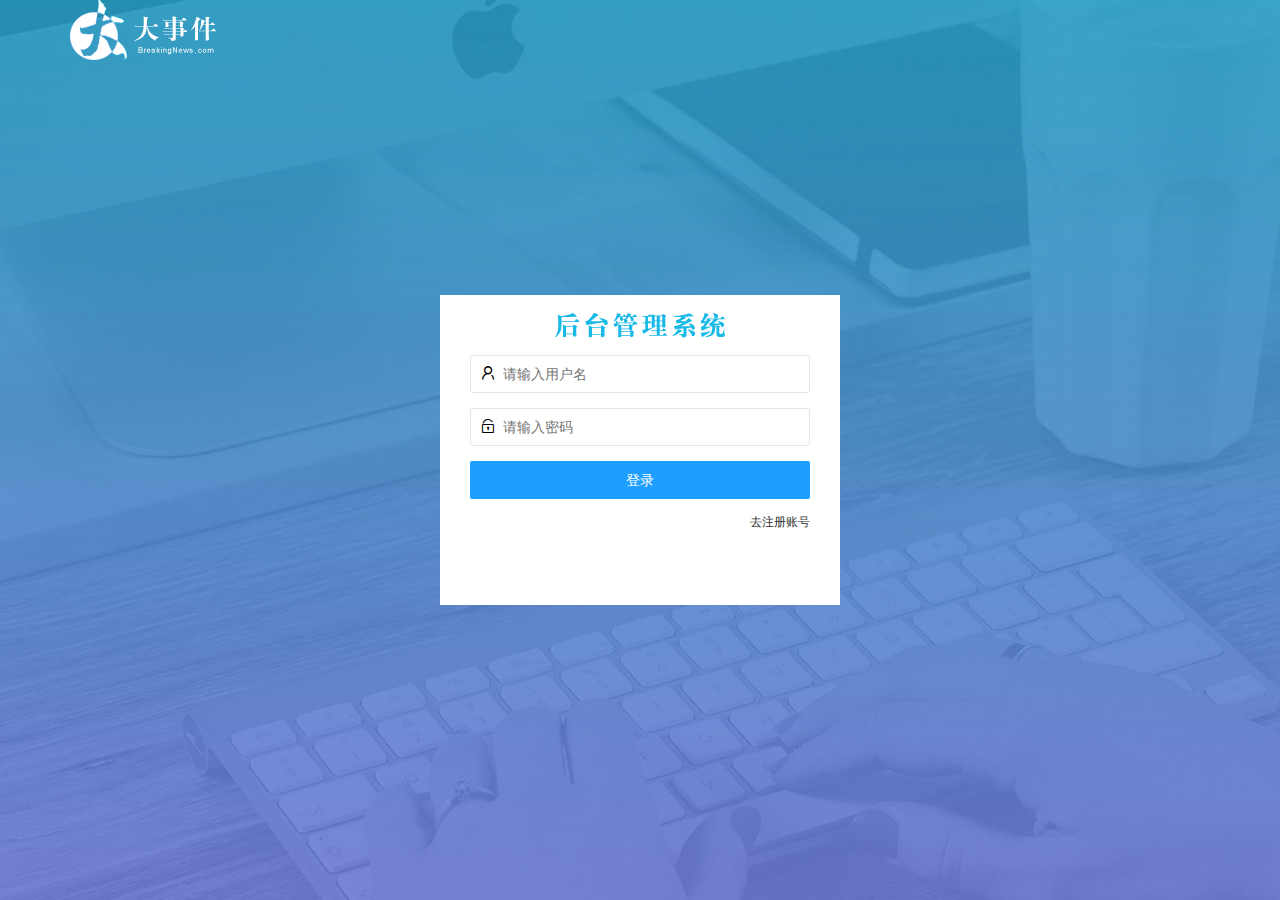
<file: login.html>
<!DOCTYPE html>
<html lang="en">

<head>
  <meta charset="UTF-8">
  <meta name="viewport" content="width=device-width, initial-scale=1.0">
  <title>大事件-登录/注册</title>

  <link rel="stylesheet" href="./assets/lib/layui/css/layui.css">

  <link rel="stylesheet" href="./assets/css/login.css">
</head>

<body>
  <!-- 头部 -->
  <div class="layui-main">
    <img src="/assets/images/logo.png" alt="" />
  </div>

    <!-- 登录/注册-->
    <div class="loginRegBox">
      <div class="title-box"></div>
<!-- 登录 -->
<div class="login-box">
  <!-- 登录的表单 -->

<form class="layui-form" id="form-login">
  <!-- 用户名 -->
  <div class="layui-form-item">
    <i class="layui-icon layui-icon-username"></i>  
      <input type="text" name="username" required  lay-verify="required" placeholder="请输入用户名" autocomplete="off" class="layui-input">
  </div>

<!-- 密码 -->
  <div class="layui-form-item">
    <i class="layui-icon layui-icon-password"></i> 
    <input type="password" name="password" required  lay-verify="required|pwd" placeholder="请输入密码" autocomplete="off" class="layui-input">
</div>

<!-- 登录按钮 -->
<div class="layui-form-item">
  <button class="layui-btn layui-btn-fluid layui-btn-normal" lay-submit>登录</button>
</div>
<div class="layui-form-item links">
  <a href="javascript:;" id="link-reg">去注册账号</a>
</div>
</form>

  
</div>
<!-- 注册 -->
<div class="reg-box">

  <form class="layui-form" id="form-reg">
    <!-- 用户名 -->
    <div class="layui-form-item">
      <i class="layui-icon layui-icon-username"></i>  
        <input type="text" name="username" required  lay-verify="required" placeholder="请输入用户名" autocomplete="off" class="layui-input">
    </div>
    
  <!-- 密码 -->
    <div class="layui-form-item">
      <i class="layui-icon layui-icon-password"></i> 
      <input type="password" name="password" required  lay-verify="required|pwd" placeholder="请输入密码" autocomplete="off" class="layui-input">
  </div>

  <!-- 确认密码 -->
  <div class="layui-form-item">
    <i class="layui-icon layui-icon-password"></i> 
    <input type="password" name="repassword" required  lay-verify="required|repwd" placeholder="请输入密码" autocomplete="off" class="layui-input">
</div>
  
  <!-- 注册按钮 -->
  <div class="layui-form-item">
    <button class="layui-btn layui-btn-fluid layui-btn-normal" lay-submit>注册</button>
  </div>
  <div class="layui-form-item links">
    <a href="javascript:;" id="link-login">去登录</a>
  </div>
  </form>

</div>
    </div>
    <!-- 导入layui的js文件 -->
    <script src="./assets/lib/layui/layui.all.js"></script>
     <!-- 导入JQuery -->
     <script src="./assets/lib/jquery.js"></script>
     <script src="/assets/js/baseAPI.js"></script>
     <!-- 导入自己的javascript -->
     <script src="./assets/js/login.js"></script>
</body>

</html>
</file>
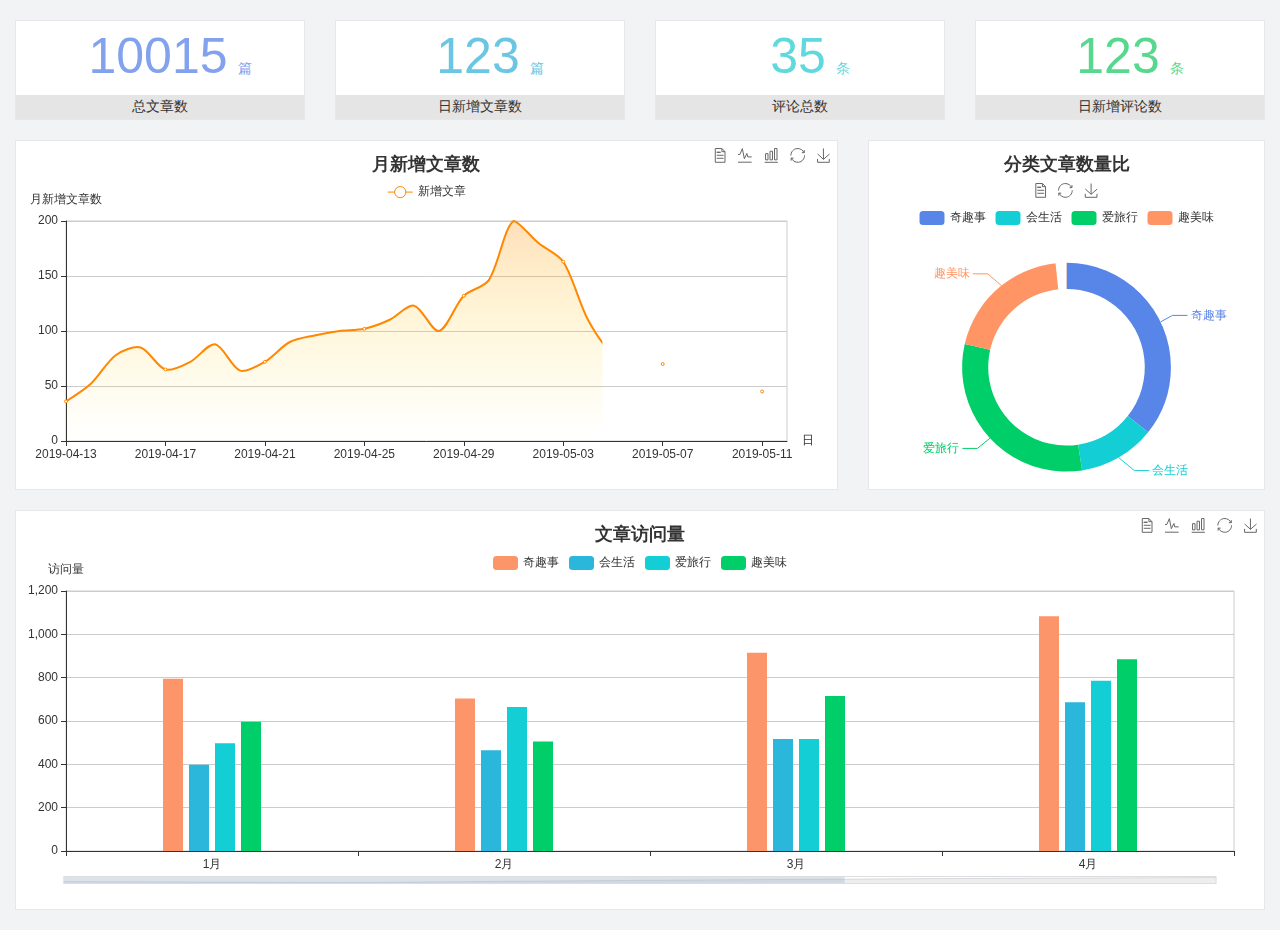
<file: home/dashboard.html>
<!DOCTYPE html>
<html lang="en">

<head>
  <meta charset="UTF-8">
  <meta name="viewport" content="width=device-width, initial-scale=1.0">
  <meta http-equiv="X-UA-Compatible" content="ie=edge">
  <title>图表统计</title>
  <link rel="stylesheet" href="../../assets/lib/bootstrap.css" />
  <link rel="stylesheet" href="../../assets/lib/main.css" />
  <script src="../../assets/lib/jquery.js"></script>
  <script type="text/javascript" src="../../assets/lib/echarts.min.js"></script>
</head>

<body>
  <div class="container-fluid">
    <div class="row spannel_list">
      <div class="col-sm-3 col-xs-6">
        <div class="spannel">
          <em>10015</em><span>篇</span>
          <b>总文章数</b>
        </div>
      </div>
      <div class="col-sm-3 col-xs-6">
        <div class="spannel scolor01">
          <em>123</em><span>篇</span>
          <b>日新增文章数</b>
        </div>
      </div>
      <div class="col-sm-3 col-xs-6">
        <div class="spannel scolor02">
          <em>35</em><span>条</span>
          <b>评论总数</b>
        </div>
      </div>
      <div class="col-sm-3 col-xs-6">
        <div class="spannel scolor03">
          <em>123</em><span>条</span>
          <b>日新增评论数</b>
        </div>
      </div>
    </div>
  </div>

  <div class="container-fluid">
    <div class="row curve-pie">
      <div class="col-lg-8 col-md-8">
        <div class="gragh_pannel" id="curve_show"></div>
      </div>
      <div class="col-lg-4 col-md-4">
        <div class="gragh_pannel" id="pie_show"></div>
      </div>
    </div>
  </div>

  <div class="container-fluid">
    <div class="column_pannel" id="column_show"></div>
  </div>

  <script>
    var oChart = echarts.init(document.getElementById('curve_show'));
    var aList_all = [
      { 'count': 36, 'date': '2019-04-13' },
      { 'count': 52, 'date': '2019-04-14' },
      { 'count': 78, 'date': '2019-04-15' },
      { 'count': 85, 'date': '2019-04-16' },
      { 'count': 65, 'date': '2019-04-17' },
      { 'count': 72, 'date': '2019-04-18' },
      { 'count': 88, 'date': '2019-04-19' },
      { 'count': 64, 'date': '2019-04-20' },
      { 'count': 72, 'date': '2019-04-21' },
      { 'count': 90, 'date': '2019-04-22' },
      { 'count': 96, 'date': '2019-04-23' },
      { 'count': 100, 'date': '2019-04-24' },
      { 'count': 102, 'date': '2019-04-25' },
      { 'count': 110, 'date': '2019-04-26' },
      { 'count': 123, 'date': '2019-04-27' },
      { 'count': 100, 'date': '2019-04-28' },
      { 'count': 132, 'date': '2019-04-29' },
      { 'count': 146, 'date': '2019-04-30' },
      { 'count': 200, 'date': '2019-05-01' },
      { 'count': 180, 'date': '2019-05-02' },
      { 'count': 163, 'date': '2019-05-03' },
      { 'count': 110, 'date': '2019-05-04' },
      { 'count': 80, 'date': '2019-05-05' },
      { 'count': 82, 'date': '2019-05-06' },
      { 'count': 70, 'date': '2019-05-07' },
      { 'count': 65, 'date': '2019-05-08' },
      { 'count': 54, 'date': '2019-05-09' },
      { 'count': 40, 'date': '2019-05-10' },
      { 'count': 45, 'date': '2019-05-11' },
      { 'count': 38, 'date': '2019-05-12' },
    ];

    let aCount = [];
    let aDate = [];

    for (var i = 0; i < aList_all.length; i++) {
      aCount.push(aList_all[i].count);
      aDate.push(aList_all[i].date);
    }

    var chartopt = {
      title: {
        text: '月新增文章数',
        left: 'center',
        top: '10'
      },
      tooltip: {
        trigger: 'axis'
      },
      legend: {
        data: ['新增文章'],
        top: '40'
      },
      toolbox: {
        show: true,
        feature: {
          mark: { show: true },
          dataView: { show: true, readOnly: false },
          magicType: { show: true, type: ['line', 'bar'] },
          restore: { show: true },
          saveAsImage: { show: true }
        }
      },
      calculable: true,
      xAxis: [
        {
          name: '日',
          type: 'category',
          boundaryGap: false,
          data: aDate
        }
      ],
      yAxis: [
        {
          name: '月新增文章数',
          type: 'value'
        }
      ],
      series: [
        {
          name: '新增文章',
          type: 'line',
          smooth: true,
          itemStyle: { normal: { areaStyle: { type: 'default' }, color: '#f80' }, lineStyle: { color: '#f80' } },
          data: aCount
        }],
      areaStyle: {
        normal: {
          color: new echarts.graphic.LinearGradient(0, 0, 0, 1, [{
            offset: 0,
            color: 'rgba(255,136,0,0.39)'
          }, {
            offset: .34,
            color: 'rgba(255,180,0,0.25)'
          }, {
            offset: 1,
            color: 'rgba(255,222,0,0.00)'
          }])

        }
      },
      grid: {
        show: true,
        x: 50,
        x2: 50,
        y: 80,
        height: 220
      }
    };

    oChart.setOption(chartopt);


    var oPie = echarts.init(document.getElementById('pie_show'));
    var oPieopt =
    {
      title: {
        top: 10,
        text: '分类文章数量比',
        x: 'center'
      },
      tooltip: {
        trigger: 'item',
        formatter: "{a} <br/>{b} : {c} ({d}%)"
      },
      color: ['#5885e8', '#13cfd5', '#00ce68', '#ff9565'],
      legend: {
        x: 'center',
        top: 65,
        data: ['奇趣事', '会生活', '爱旅行', '趣美味']
      },
      toolbox: {
        show: true,
        x: 'center',
        top: 35,
        feature: {
          mark: { show: true },
          dataView: { show: true, readOnly: false },
          magicType: {
            show: true,
            type: ['pie', 'funnel'],
            option: {
              funnel: {
                x: '25%',
                width: '50%',
                funnelAlign: 'left',
                max: 1548
              }
            }
          },
          restore: { show: true },
          saveAsImage: { show: true }
        }
      },
      calculable: true,
      series: [
        {
          name: '访问来源',
          type: 'pie',
          radius: ['45%', '60%'],
          center: ['50%', '65%'],
          data: [
            { value: 300, name: '奇趣事' },
            { value: 100, name: '会生活' },
            { value: 260, name: '爱旅行' },
            { value: 180, name: '趣美味' }
          ]
        }
      ]
    };
    oPie.setOption(oPieopt);



    var oColumn = this.echarts.init(document.getElementById('column_show'));
    var oColumnopt =
    {
      title: {
        text: '文章访问量',
        left: 'center',
        top: '10'
      },
      tooltip: {
        trigger: 'axis'
      },
      legend: {
        data: ['奇趣事', '会生活', '爱旅行', '趣美味'],
        top: '40'
      },
      toolbox: {
        show: true,
        feature: {
          mark: { show: true },
          dataView: { show: true, readOnly: false },
          magicType: { show: true, type: ['line', 'bar'] },
          restore: { show: true },
          saveAsImage: { show: true }
        }
      },
      calculable: true,
      xAxis: [
        {
          type: 'category',
          data: ['1月', '2月', '3月', '4月', '5月']
        }
      ],
      yAxis: [
        {
          name: '访问量',
          type: 'value'
        }
      ],
      series: [
        {
          name: '奇趣事',
          type: 'bar',
          barWidth: 20,
          itemStyle: {
            normal: { areaStyle: { type: 'default' }, color: '#fd956a' }
          },
          data: [800, 708, 920, 1090, 1200]
        },
        {
          name: '会生活',
          type: 'bar',
          barWidth: 20,
          itemStyle: {
            normal: { areaStyle: { type: 'default' }, color: '#2bb6db' }
          },
          data: [400, 468, 520, 690, 800]
        },
        {
          name: '爱旅行',
          type: 'bar',
          barWidth: 20,
          itemStyle: {
            normal: { areaStyle: { type: 'default' }, color: '#13cfd5' }
          },
          data: [500, 668, 520, 790, 900]
        },
        {
          name: '趣美味',
          type: 'bar',
          barWidth: 20,
          itemStyle: {
            normal: { areaStyle: { type: 'default' }, color: '#00ce68' }
          },
          data: [600, 508, 720, 890, 1000]
        }
      ],
      grid: {
        show: true,
        x: 50,
        x2: 30,
        y: 80,
        height: 260
      },
      dataZoom: [//给x轴设置滚动条
        {
          start: 0,//默认为0
          end: 100 - 1000 / 31,//默认为100
          type: 'slider',
          show: true,
          xAxisIndex: [0],
          handleSize: 0,//滑动条的 左右2个滑动条的大小
          height: 8,//组件高度
          left: 45, //左边的距离
          right: 50,//右边的距离
          bottom: 26,//右边的距离
          handleColor: '#ddd',//h滑动图标的颜色
          handleStyle: {
            borderColor: "#cacaca",
            borderWidth: "1",
            shadowBlur: 2,
            background: "#ddd",
            shadowColor: "#ddd",
          }
        }]
    };
    oColumn.setOption(oColumnopt);
  </script>
</body>

</html>
</file>
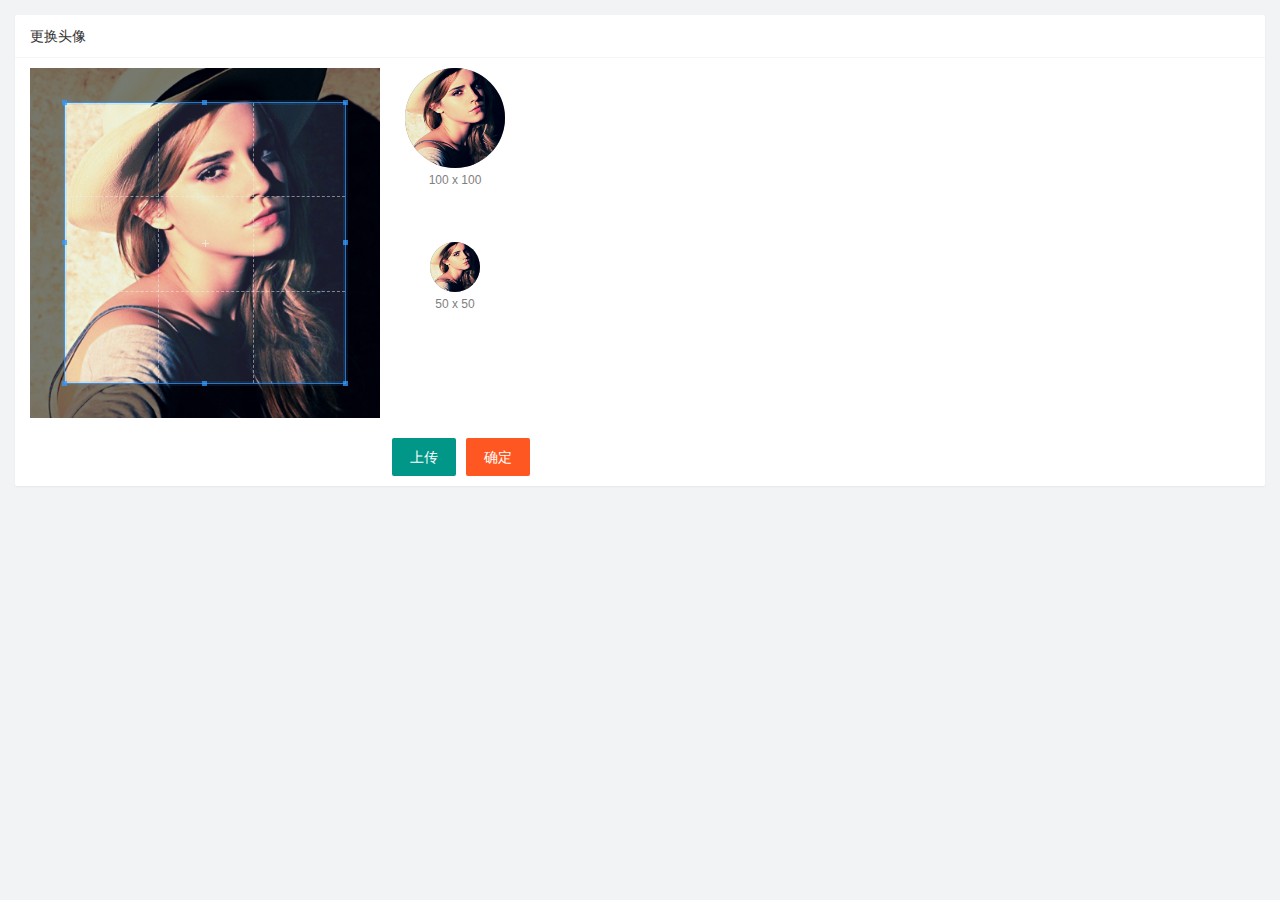
<file: user/user_avatar.html>
<!DOCTYPE html>
<html lang="en">
  <head>
    <meta charset="UTF-8" />
    <meta name="viewport" content="width=device-width, initial-scale=1.0" />
    <title>Document</title>
    <link rel="stylesheet" href="/assets/lib/layui/css/layui.css" />
    <link rel="stylesheet" href="/assets/lib/cropper/cropper.css" />
    <link rel="stylesheet" href="/assets/css/user/user_avatar.css" />
  </head>
  <body>
    <!-- 卡片区域 -->
    <div class="layui-card">
      <div class="layui-card-header">更换头像</div>
      <div class="layui-card-body">
        <!-- 第一行的图片裁剪和预览区域 -->
        <div class="row1">
          <!-- 图片裁剪区域 -->
          <div class="cropper-box">
            <!-- 这个 img 标签很重要，将来会把它初始化为裁剪区域 -->
            <img id="image" src="/assets/images/sample.jpg" />
          </div>
          <!-- 图片的预览区域 -->
          <div class="preview-box">
            <div>
              <!-- 宽高为 100px 的预览区域 -->
              <div class="img-preview w100"></div>
              <p class="size">100 x 100</p>
            </div>
            <div>
              <!-- 宽高为 50px 的预览区域 -->
              <div class="img-preview w50"></div>
              <p class="size">50 x 50</p>
            </div>
          </div>
        </div>

        <!-- 第二行的按钮区域 -->
        <div class="row2">
          <!-- 通过 accept 属性，可以指定，允许用户选择什么类型的文件 -->
          <input type="file" id="file" accept="image/png,image/jpeg" />
          <button type="button" class="layui-btn" id="btnChooseImage">上传</button>
          <button type="button" class="layui-btn layui-btn-danger" id="btnUpload">确定</button>
        </div>
      </div>
    </div>

    <script src="/assets/lib/layui/layui.all.js"></script>
    <script src="/assets/lib/jquery.js"></script>
    <script src="/assets/lib/cropper/Cropper.js"></script>
    <script src="/assets/lib/cropper/jquery-cropper.js"></script>
    <script src="/assets/js/baseAPI.js"></script>
    <script src="/assets/js/user/user_avatar.js"></script>
  </body>
</html>
</file>
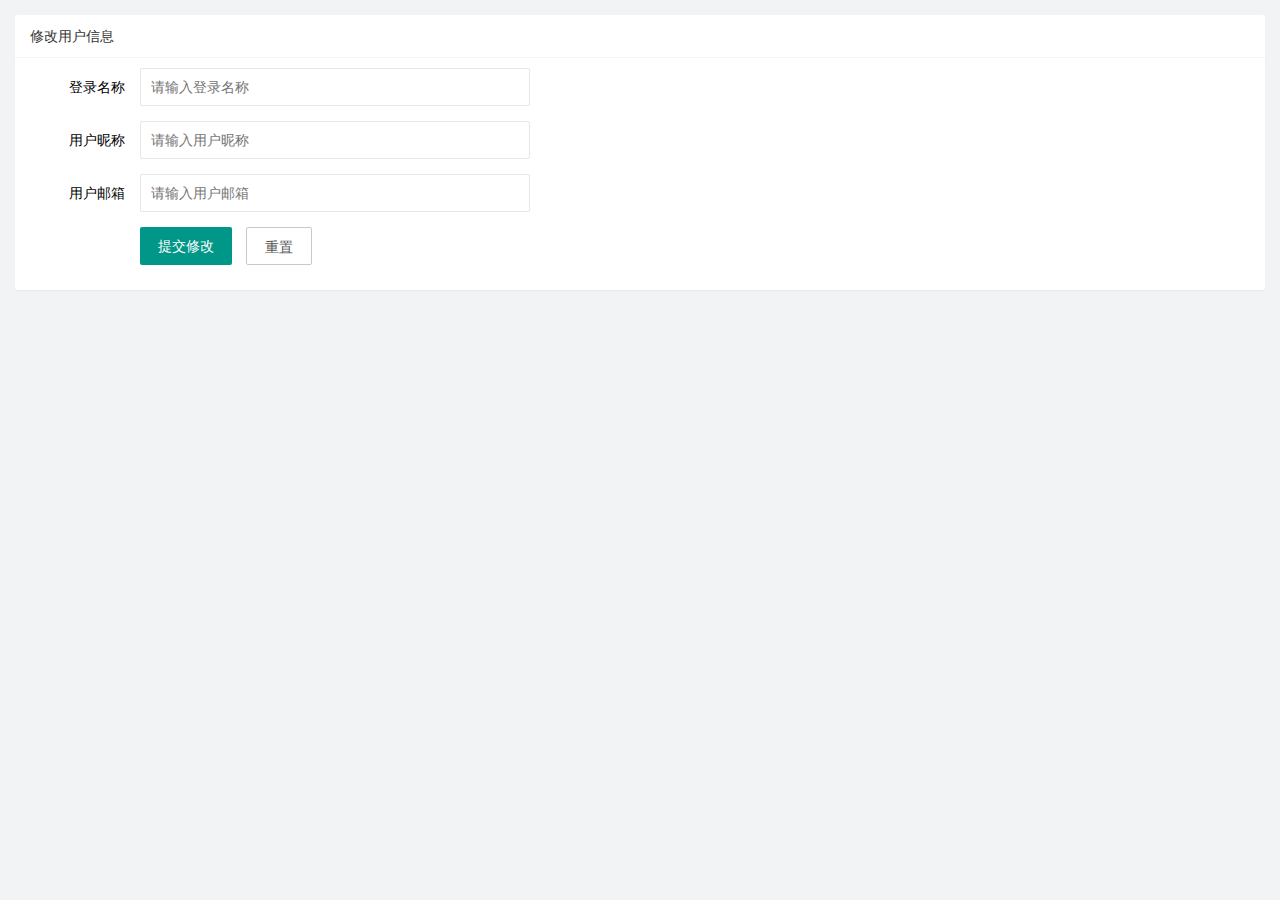
<file: user/user_info.html>
<!DOCTYPE html>
<html lang="en">
  <head>
    <meta charset="UTF-8" />
    <meta name="viewport" content="width=device-width, initial-scale=1.0" />
    <title>Document</title>
    <!-- 导入 layui 的样式 -->
    <link rel="stylesheet" href="/assets/lib/layui/css/layui.css" />
    <!-- 导入自己的样式 -->
    <link rel="stylesheet" href="/assets/css/user/user_info.css" />
  </head>
  <body>
    <!-- 卡片区域 -->
    <div class="layui-card">
      <div class="layui-card-header">修改用户信息</div>
      <div class="layui-card-body">
        <!-- form 表单区域 -->
        <form class="layui-form" lay-filter="formUserInfo">
          <!-- 这是隐藏域 -->
          <input type="hidden" name="id" value="" />
          <div class="layui-form-item">
            <label class="layui-form-label">登录名称</label>
            <div class="layui-input-block">
              <input type="text" name="username" required lay-verify="required" placeholder="请输入登录名称" autocomplete="off" class="layui-input" readonly />
            </div>
          </div>
          <div class="layui-form-item">
            <label class="layui-form-label">用户昵称</label>
            <div class="layui-input-block">
              <input type="text" name="nickname" required lay-verify="required|nickname" placeholder="请输入用户昵称" autocomplete="off" class="layui-input" />
            </div>
          </div>
          <div class="layui-form-item">
            <label class="layui-form-label">用户邮箱</label>
            <div class="layui-input-block">
              <input type="text" name="email" required lay-verify="required|email" placeholder="请输入用户邮箱" autocomplete="off" class="layui-input" />
            </div>
          </div>
          <div class="layui-form-item">
            <div class="layui-input-block">
              <button class="layui-btn" lay-submit lay-filter="formDemo">提交修改</button>
              <button type="reset" class="layui-btn layui-btn-primary" id="btnReset">重置</button>
            </div>
          </div>
        </form>
      </div>
    </div>

    <!-- 导入 layui 的 js -->
    <script src="/assets/lib/layui/layui.all.js"></script>
    <!-- 导入 jquery -->
    <script src="/assets/lib/jquery.js"></script>
    <!-- 导入 baseAPI -->
    <script src="/assets/js/baseAPI.js"></script>
    <!-- 导入自己的 js -->
    <script src="/assets/js/user/user_info.js"></script>
  </body>
</html>
</file>
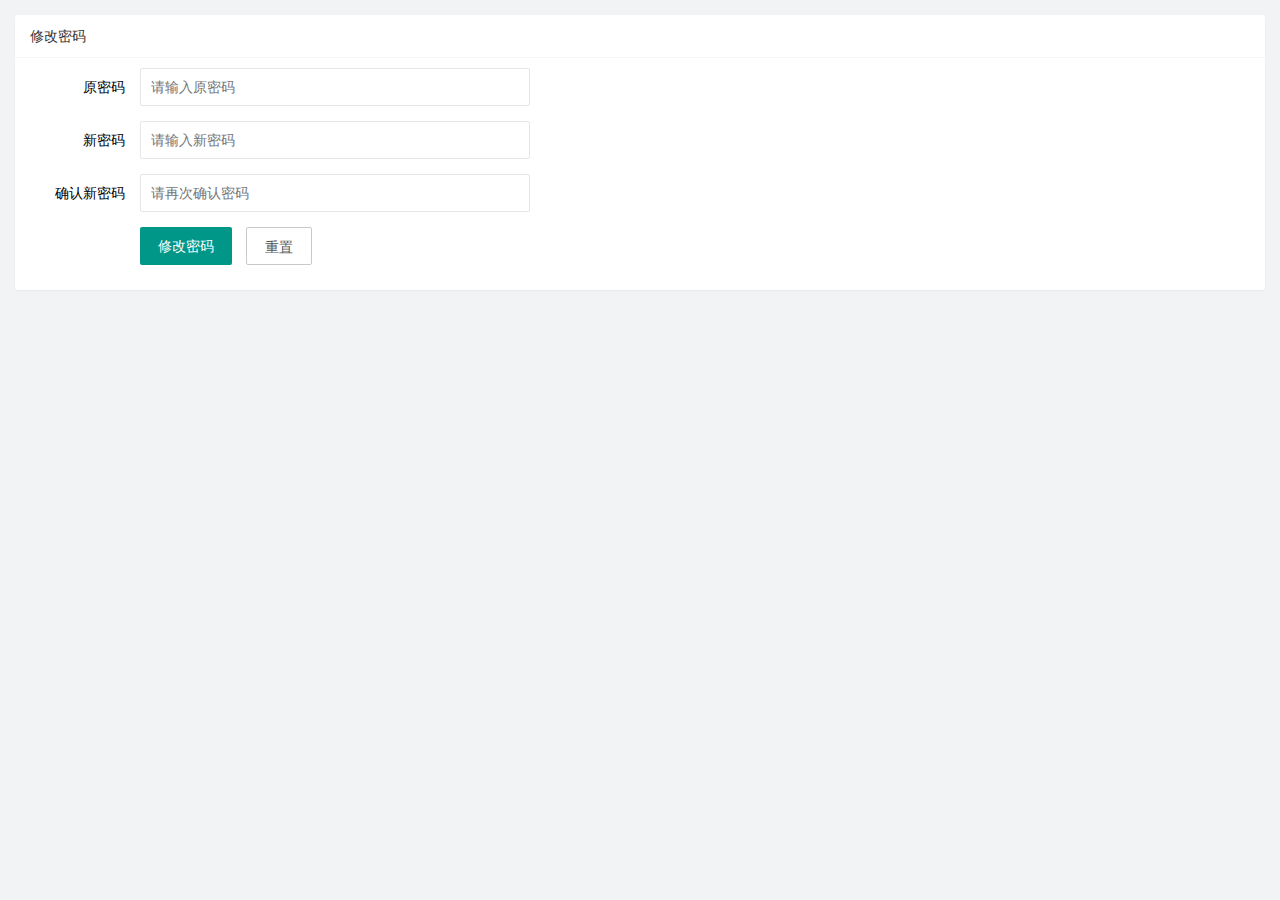
<file: user/user_pwd.html>
<!DOCTYPE html>
<html lang="en">
  <head>
    <meta charset="UTF-8" />
    <meta name="viewport" content="width=device-width, initial-scale=1.0" />
    <title>Document</title>
    <link rel="stylesheet" href="/assets/lib/layui/css/layui.css" />
    <link rel="stylesheet" href="/assets/css/user/user_pwd.css" />
  </head>
  <body>
    <!-- 卡片区域 -->
    <div class="layui-card">
      <div class="layui-card-header">修改密码</div>
      <div class="layui-card-body">
        <form class="layui-form">
          <div class="layui-form-item">
            <label class="layui-form-label">原密码</label>
            <div class="layui-input-block">
              <input type="password" name="oldPwd" required lay-verify="required|pwd" placeholder="请输入原密码" autocomplete="off" class="layui-input" />
            </div>
          </div>
          <div class="layui-form-item">
            <label class="layui-form-label">新密码</label>
            <div class="layui-input-block">
              <input type="password" name="newPwd" required lay-verify="required|pwd|samePwd" placeholder="请输入新密码" autocomplete="off" class="layui-input" />
            </div>
          </div>
          <div class="layui-form-item">
            <label class="layui-form-label">确认新密码</label>
            <div class="layui-input-block">
              <input type="password" name="rePwd" required lay-verify="required|pwd|rePwd" placeholder="请再次确认密码" autocomplete="off" class="layui-input" />
            </div>
          </div>
          <div class="layui-form-item">
            <div class="layui-input-block">
              <button class="layui-btn" lay-submit lay-filter="formDemo">修改密码</button>
              <button type="reset" class="layui-btn layui-btn-primary">重置</button>
            </div>
          </div>
        </form>
      </div>
    </div>

    <!-- 导入 layui 的 js -->
    <script src="/assets/lib/layui/layui.all.js"></script>
    <!-- 导入 jQuery -->
    <script src="/assets/lib/jquery.js"></script>
    <!-- 导入 baseAPI -->
    <script src="/assets/js/baseAPI.js"></script>
    <!-- 导入自己的 js -->
    <script src="/assets/js/user/user_pwd.js"></script>
  </body>
</html>
</file>
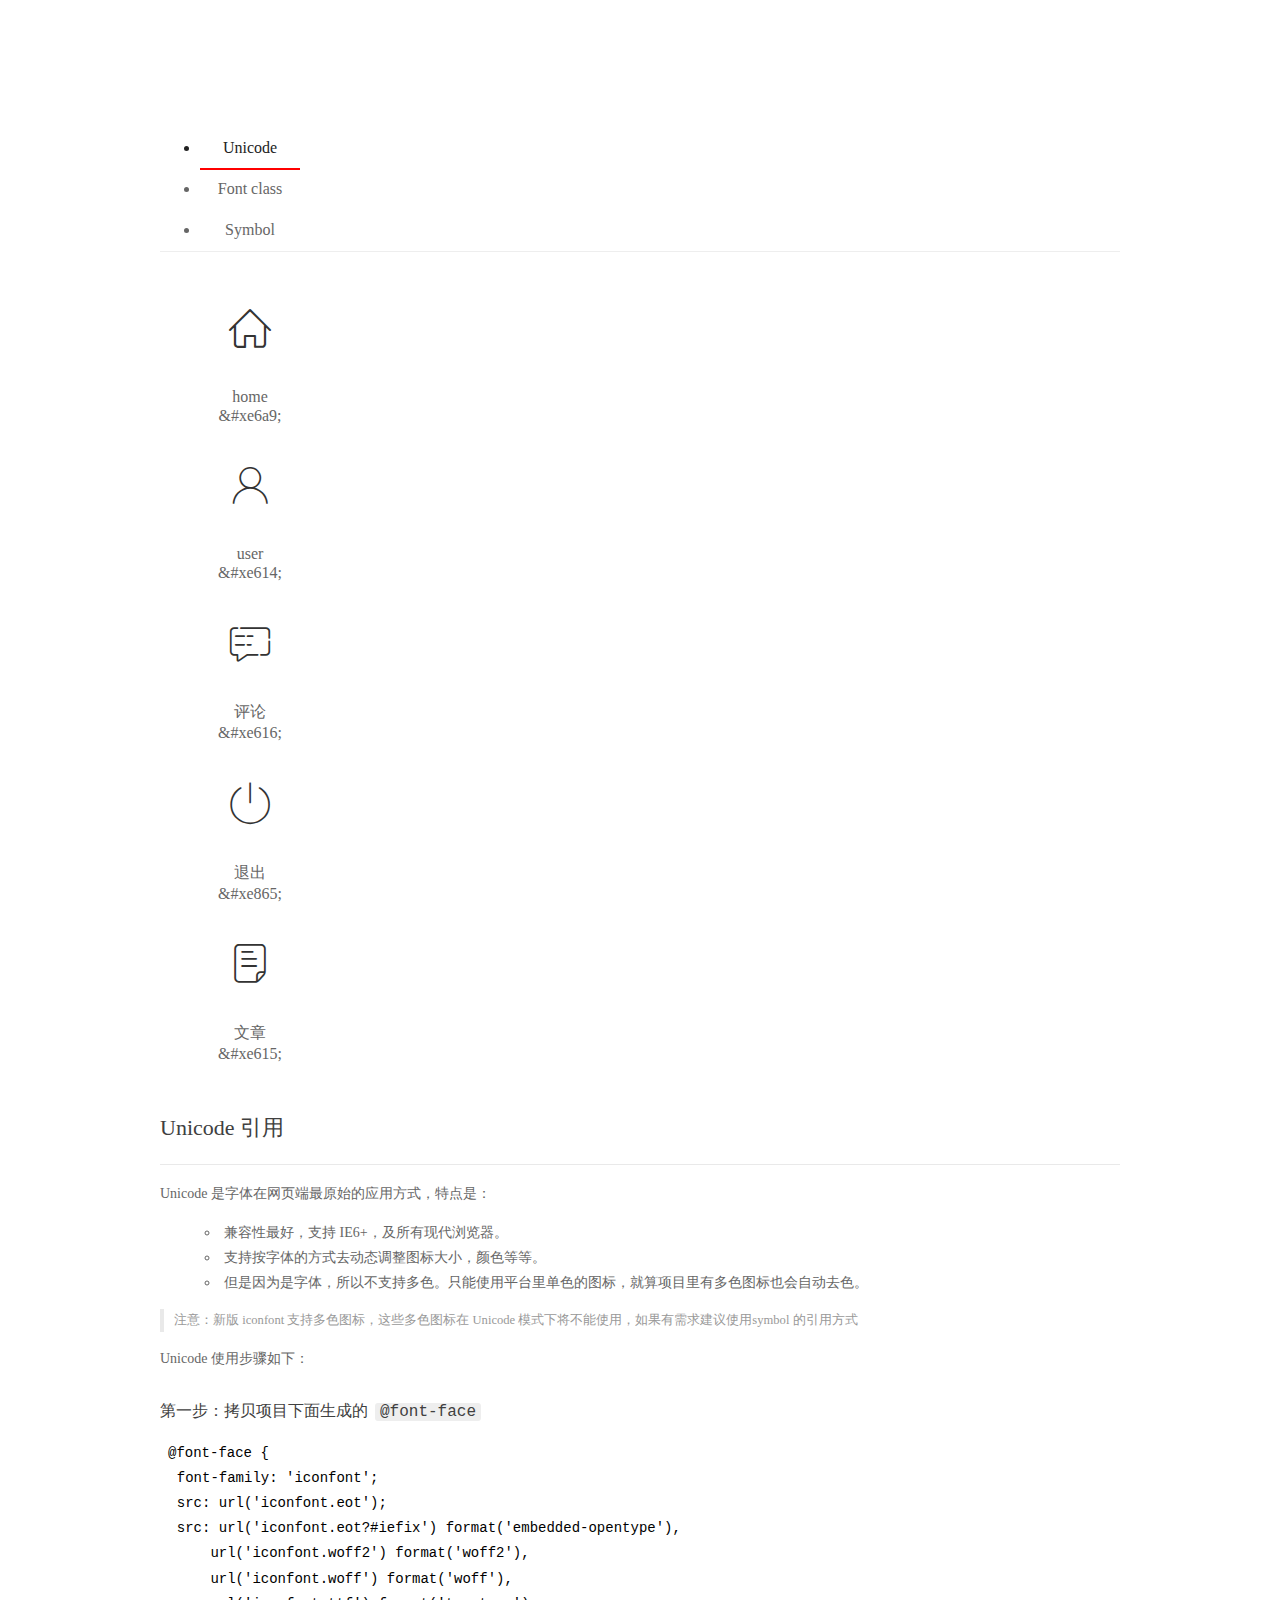
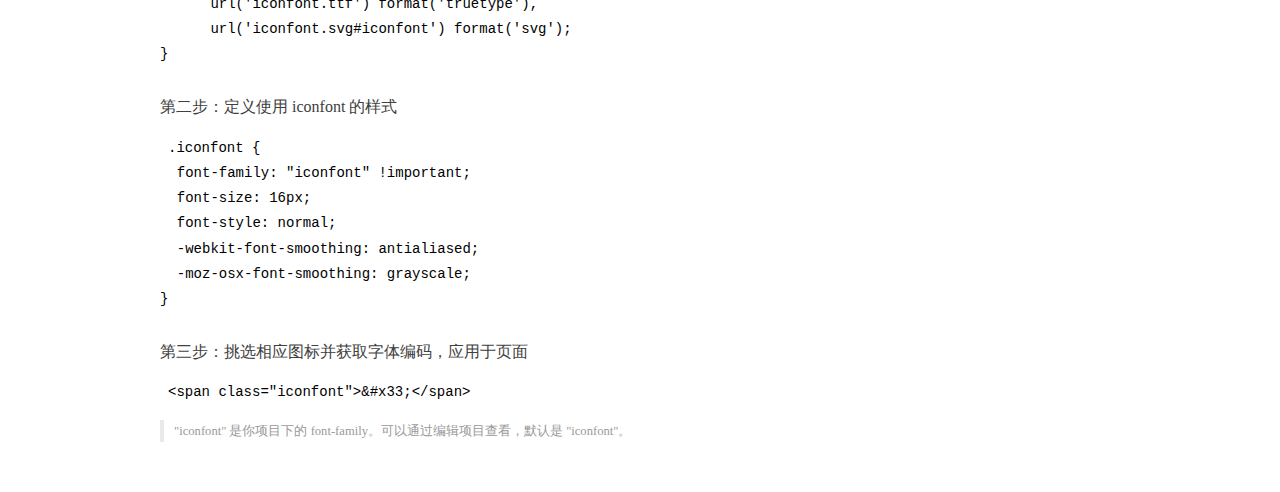
<file: assets/fonts/demo_index.html>
<!DOCTYPE html>
<html>
<head>
  <meta charset="utf-8"/>
  <title>IconFont Demo</title>
  <link rel="shortcut icon" href="https://gtms04.alicdn.com/tps/i4/TB1_oz6GVXXXXaFXpXXJDFnIXXX-64-64.ico" type="image/x-icon"/>
  <link rel="stylesheet" href="https://g.alicdn.com/thx/cube/1.3.2/cube.min.css">
  <link rel="stylesheet" href="demo.css">
  <link rel="stylesheet" href="iconfont.css">
  <script src="iconfont.js"></script>
  <!-- jQuery -->
  <script src="https://a1.alicdn.com/oss/uploads/2018/12/26/7bfddb60-08e8-11e9-9b04-53e73bb6408b.js"></script>
  <!-- 代码高亮 -->
  <script src="https://a1.alicdn.com/oss/uploads/2018/12/26/a3f714d0-08e6-11e9-8a15-ebf944d7534c.js"></script>
</head>
<body>
  <div class="main">
    <h1 class="logo"><a href="https://www.iconfont.cn/" title="iconfont 首页" target="_blank">&#xe86b;</a></h1>
    <div class="nav-tabs">
      <ul id="tabs" class="dib-box">
        <li class="dib active"><span>Unicode</span></li>
        <li class="dib"><span>Font class</span></li>
        <li class="dib"><span>Symbol</span></li>
      </ul>
      
    </div>
    <div class="tab-container">
      <div class="content unicode" style="display: block;">
          <ul class="icon_lists dib-box">
          
            <li class="dib">
              <span class="icon iconfont">&#xe6a9;</span>
                <div class="name">home</div>
                <div class="code-name">&amp;#xe6a9;</div>
              </li>
          
            <li class="dib">
              <span class="icon iconfont">&#xe614;</span>
                <div class="name">user</div>
                <div class="code-name">&amp;#xe614;</div>
              </li>
          
            <li class="dib">
              <span class="icon iconfont">&#xe616;</span>
                <div class="name">评论</div>
                <div class="code-name">&amp;#xe616;</div>
              </li>
          
            <li class="dib">
              <span class="icon iconfont">&#xe865;</span>
                <div class="name">退出</div>
                <div class="code-name">&amp;#xe865;</div>
              </li>
          
            <li class="dib">
              <span class="icon iconfont">&#xe615;</span>
                <div class="name">文章</div>
                <div class="code-name">&amp;#xe615;</div>
              </li>
          
          </ul>
          <div class="article markdown">
          <h2 id="unicode-">Unicode 引用</h2>
          <hr>

          <p>Unicode 是字体在网页端最原始的应用方式，特点是：</p>
          <ul>
            <li>兼容性最好，支持 IE6+，及所有现代浏览器。</li>
            <li>支持按字体的方式去动态调整图标大小，颜色等等。</li>
            <li>但是因为是字体，所以不支持多色。只能使用平台里单色的图标，就算项目里有多色图标也会自动去色。</li>
          </ul>
          <blockquote>
            <p>注意：新版 iconfont 支持多色图标，这些多色图标在 Unicode 模式下将不能使用，如果有需求建议使用symbol 的引用方式</p>
          </blockquote>
          <p>Unicode 使用步骤如下：</p>
          <h3 id="-font-face">第一步：拷贝项目下面生成的 <code>@font-face</code></h3>
<pre><code class="language-css"
>@font-face {
  font-family: 'iconfont';
  src: url('iconfont.eot');
  src: url('iconfont.eot?#iefix') format('embedded-opentype'),
      url('iconfont.woff2') format('woff2'),
      url('iconfont.woff') format('woff'),
      url('iconfont.ttf') format('truetype'),
      url('iconfont.svg#iconfont') format('svg');
}
</code></pre>
          <h3 id="-iconfont-">第二步：定义使用 iconfont 的样式</h3>
<pre><code class="language-css"
>.iconfont {
  font-family: "iconfont" !important;
  font-size: 16px;
  font-style: normal;
  -webkit-font-smoothing: antialiased;
  -moz-osx-font-smoothing: grayscale;
}
</code></pre>
          <h3 id="-">第三步：挑选相应图标并获取字体编码，应用于页面</h3>
<pre>
<code class="language-html"
>&lt;span class="iconfont"&gt;&amp;#x33;&lt;/span&gt;
</code></pre>
          <blockquote>
            <p>"iconfont" 是你项目下的 font-family。可以通过编辑项目查看，默认是 "iconfont"。</p>
          </blockquote>
          </div>
      </div>
      <div class="content font-class">
        <ul class="icon_lists dib-box">
          
          <li class="dib">
            <span class="icon iconfont icon-home"></span>
            <div class="name">
              home
            </div>
            <div class="code-name">.icon-home
            </div>
          </li>
          
          <li class="dib">
            <span class="icon iconfont icon-user"></span>
            <div class="name">
              user
            </div>
            <div class="code-name">.icon-user
            </div>
          </li>
          
          <li class="dib">
            <span class="icon iconfont icon-pinglun"></span>
            <div class="name">
              评论
            </div>
            <div class="code-name">.icon-pinglun
            </div>
          </li>
          
          <li class="dib">
            <span class="icon iconfont icon-tuichu"></span>
            <div class="name">
              退出
            </div>
            <div class="code-name">.icon-tuichu
            </div>
          </li>
          
          <li class="dib">
            <span class="icon iconfont icon-16"></span>
            <div class="name">
              文章
            </div>
            <div class="code-name">.icon-16
            </div>
          </li>
          
        </ul>
        <div class="article markdown">
        <h2 id="font-class-">font-class 引用</h2>
        <hr>

        <p>font-class 是 Unicode 使用方式的一种变种，主要是解决 Unicode 书写不直观，语意不明确的问题。</p>
        <p>与 Unicode 使用方式相比，具有如下特点：</p>
        <ul>
          <li>兼容性良好，支持 IE8+，及所有现代浏览器。</li>
          <li>相比于 Unicode 语意明确，书写更直观。可以很容易分辨这个 icon 是什么。</li>
          <li>因为使用 class 来定义图标，所以当要替换图标时，只需要修改 class 里面的 Unicode 引用。</li>
          <li>不过因为本质上还是使用的字体，所以多色图标还是不支持的。</li>
        </ul>
        <p>使用步骤如下：</p>
        <h3 id="-fontclass-">第一步：引入项目下面生成的 fontclass 代码：</h3>
<pre><code class="language-html">&lt;link rel="stylesheet" href="./iconfont.css"&gt;
</code></pre>
        <h3 id="-">第二步：挑选相应图标并获取类名，应用于页面：</h3>
<pre><code class="language-html">&lt;span class="iconfont icon-xxx"&gt;&lt;/span&gt;
</code></pre>
        <blockquote>
          <p>"
            iconfont" 是你项目下的 font-family。可以通过编辑项目查看，默认是 "iconfont"。</p>
        </blockquote>
      </div>
      </div>
      <div class="content symbol">
          <ul class="icon_lists dib-box">
          
            <li class="dib">
                <svg class="icon svg-icon" aria-hidden="true">
                  <use xlink:href="#icon-home"></use>
                </svg>
                <div class="name">home</div>
                <div class="code-name">#icon-home</div>
            </li>
          
            <li class="dib">
                <svg class="icon svg-icon" aria-hidden="true">
                  <use xlink:href="#icon-user"></use>
                </svg>
                <div class="name">user</div>
                <div class="code-name">#icon-user</div>
            </li>
          
            <li class="dib">
                <svg class="icon svg-icon" aria-hidden="true">
                  <use xlink:href="#icon-pinglun"></use>
                </svg>
                <div class="name">评论</div>
                <div class="code-name">#icon-pinglun</div>
            </li>
          
            <li class="dib">
                <svg class="icon svg-icon" aria-hidden="true">
                  <use xlink:href="#icon-tuichu"></use>
                </svg>
                <div class="name">退出</div>
                <div class="code-name">#icon-tuichu</div>
            </li>
          
            <li class="dib">
                <svg class="icon svg-icon" aria-hidden="true">
                  <use xlink:href="#icon-16"></use>
                </svg>
                <div class="name">文章</div>
                <div class="code-name">#icon-16</div>
            </li>
          
          </ul>
          <div class="article markdown">
          <h2 id="symbol-">Symbol 引用</h2>
          <hr>

          <p>这是一种全新的使用方式，应该说这才是未来的主流，也是平台目前推荐的用法。相关介绍可以参考这篇<a href="">文章</a>
            这种用法其实是做了一个 SVG 的集合，与另外两种相比具有如下特点：</p>
          <ul>
            <li>支持多色图标了，不再受单色限制。</li>
            <li>通过一些技巧，支持像字体那样，通过 <code>font-size</code>, <code>color</code> 来调整样式。</li>
            <li>兼容性较差，支持 IE9+，及现代浏览器。</li>
            <li>浏览器渲染 SVG 的性能一般，还不如 png。</li>
          </ul>
          <p>使用步骤如下：</p>
          <h3 id="-symbol-">第一步：引入项目下面生成的 symbol 代码：</h3>
<pre><code class="language-html">&lt;script src="./iconfont.js"&gt;&lt;/script&gt;
</code></pre>
          <h3 id="-css-">第二步：加入通用 CSS 代码（引入一次就行）：</h3>
<pre><code class="language-html">&lt;style&gt;
.icon {
  width: 1em;
  height: 1em;
  vertical-align: -0.15em;
  fill: currentColor;
  overflow: hidden;
}
&lt;/style&gt;
</code></pre>
          <h3 id="-">第三步：挑选相应图标并获取类名，应用于页面：</h3>
<pre><code class="language-html">&lt;svg class="icon" aria-hidden="true"&gt;
  &lt;use xlink:href="#icon-xxx"&gt;&lt;/use&gt;
&lt;/svg&gt;
</code></pre>
          </div>
      </div>

    </div>
  </div>
  <script>
  $(document).ready(function () {
      $('.tab-container .content:first').show()

      $('#tabs li').click(function (e) {
        var tabContent = $('.tab-container .content')
        var index = $(this).index()

        if ($(this).hasClass('active')) {
          return
        } else {
          $('#tabs li').removeClass('active')
          $(this).addClass('active')

          tabContent.hide().eq(index).fadeIn()
        }
      })
    })
  </script>
</body>
</html>
</file>
<file: assets/lib/layui/css/layui.css>
/** layui-v2.5.5 MIT License By https://www.layui.com */
 .layui-inline,img{display:inline-block;vertical-align:middle}h1,h2,h3,h4,h5,h6{font-weight:400}.layui-edge,.layui-header,.layui-inline,.layui-main{position:relative}.layui-body,.layui-edge,.layui-elip{overflow:hidden}.layui-btn,.layui-edge,.layui-inline,img{vertical-align:middle}.layui-btn,.layui-disabled,.layui-icon,.layui-unselect{-moz-user-select:none;-webkit-user-select:none;-ms-user-select:none}.layui-elip,.layui-form-checkbox span,.layui-form-pane .layui-form-label{text-overflow:ellipsis;white-space:nowrap}.layui-breadcrumb,.layui-tree-btnGroup{visibility:hidden}blockquote,body,button,dd,div,dl,dt,form,h1,h2,h3,h4,h5,h6,input,li,ol,p,pre,td,textarea,th,ul{margin:0;padding:0;-webkit-tap-highlight-color:rgba(0,0,0,0)}a:active,a:hover{outline:0}img{border:none}li{list-style:none}table{border-collapse:collapse;border-spacing:0}h4,h5,h6{font-size:100%}button,input,optgroup,option,select,textarea{font-family:inherit;font-size:inherit;font-style:inherit;font-weight:inherit;outline:0}pre{white-space:pre-wrap;white-space:-moz-pre-wrap;white-space:-pre-wrap;white-space:-o-pre-wrap;word-wrap:break-word}body{line-height:24px;font:14px Helvetica Neue,Helvetica,PingFang SC,Tahoma,Arial,sans-serif}hr{height:1px;margin:10px 0;border:0;clear:both}a{color:#333;text-decoration:none}a:hover{color:#777}a cite{font-style:normal;*cursor:pointer}.layui-border-box,.layui-border-box *{box-sizing:border-box}.layui-box,.layui-box *{box-sizing:content-box}.layui-clear{clear:both;*zoom:1}.layui-clear:after{content:'\20';clear:both;*zoom:1;display:block;height:0}.layui-inline{*display:inline;*zoom:1}.layui-edge{display:inline-block;width:0;height:0;border-width:6px;border-style:dashed;border-color:transparent}.layui-edge-top{top:-4px;border-bottom-color:#999;border-bottom-style:solid}.layui-edge-right{border-left-color:#999;border-left-style:solid}.layui-edge-bottom{top:2px;border-top-color:#999;border-top-style:solid}.layui-edge-left{border-right-color:#999;border-right-style:solid}.layui-disabled,.layui-disabled:hover{color:#d2d2d2!important;cursor:not-allowed!important}.layui-circle{border-radius:100%}.layui-show{display:block!important}.layui-hide{display:none!important}@font-face{font-family:layui-icon;src:url(../font/iconfont.eot?v=250);src:url(../font/iconfont.eot?v=250#iefix) format('embedded-opentype'),url(../font/iconfont.woff2?v=250) format('woff2'),url(../font/iconfont.woff?v=250) format('woff'),url(../font/iconfont.ttf?v=250) format('truetype'),url(../font/iconfont.svg?v=250#layui-icon) format('svg')}.layui-icon{font-family:layui-icon!important;font-size:16px;font-style:normal;-webkit-font-smoothing:antialiased;-moz-osx-font-smoothing:grayscale}.layui-icon-reply-fill:before{content:"\e611"}.layui-icon-set-fill:before{content:"\e614"}.layui-icon-menu-fill:before{content:"\e60f"}.layui-icon-search:before{content:"\e615"}.layui-icon-share:before{content:"\e641"}.layui-icon-set-sm:before{content:"\e620"}.layui-icon-engine:before{content:"\e628"}.layui-icon-close:before{content:"\1006"}.layui-icon-close-fill:before{content:"\1007"}.layui-icon-chart-screen:before{content:"\e629"}.layui-icon-star:before{content:"\e600"}.layui-icon-circle-dot:before{content:"\e617"}.layui-icon-chat:before{content:"\e606"}.layui-icon-release:before{content:"\e609"}.layui-icon-list:before{content:"\e60a"}.layui-icon-chart:before{content:"\e62c"}.layui-icon-ok-circle:before{content:"\1005"}.layui-icon-layim-theme:before{content:"\e61b"}.layui-icon-table:before{content:"\e62d"}.layui-icon-right:before{content:"\e602"}.layui-icon-left:before{content:"\e603"}.layui-icon-cart-simple:before{content:"\e698"}.layui-icon-face-cry:before{content:"\e69c"}.layui-icon-face-smile:before{content:"\e6af"}.layui-icon-survey:before{content:"\e6b2"}.layui-icon-tree:before{content:"\e62e"}.layui-icon-upload-circle:before{content:"\e62f"}.layui-icon-add-circle:before{content:"\e61f"}.layui-icon-download-circle:before{content:"\e601"}.layui-icon-templeate-1:before{content:"\e630"}.layui-icon-util:before{content:"\e631"}.layui-icon-face-surprised:before{content:"\e664"}.layui-icon-edit:before{content:"\e642"}.layui-icon-speaker:before{content:"\e645"}.layui-icon-down:before{content:"\e61a"}.layui-icon-file:before{content:"\e621"}.layui-icon-layouts:before{content:"\e632"}.layui-icon-rate-half:before{content:"\e6c9"}.layui-icon-add-circle-fine:before{content:"\e608"}.layui-icon-prev-circle:before{content:"\e633"}.layui-icon-read:before{content:"\e705"}.layui-icon-404:before{content:"\e61c"}.layui-icon-carousel:before{content:"\e634"}.layui-icon-help:before{content:"\e607"}.layui-icon-code-circle:before{content:"\e635"}.layui-icon-water:before{content:"\e636"}.layui-icon-username:before{content:"\e66f"}.layui-icon-find-fill:before{content:"\e670"}.layui-icon-about:before{content:"\e60b"}.layui-icon-location:before{content:"\e715"}.layui-icon-up:before{content:"\e619"}.layui-icon-pause:before{content:"\e651"}.layui-icon-date:before{content:"\e637"}.layui-icon-layim-uploadfile:before{content:"\e61d"}.layui-icon-delete:before{content:"\e640"}.layui-icon-play:before{content:"\e652"}.layui-icon-top:before{content:"\e604"}.layui-icon-friends:before{content:"\e612"}.layui-icon-refresh-3:before{content:"\e9aa"}.layui-icon-ok:before{content:"\e605"}.layui-icon-layer:before{content:"\e638"}.layui-icon-face-smile-fine:before{content:"\e60c"}.layui-icon-dollar:before{content:"\e659"}.layui-icon-group:before{content:"\e613"}.layui-icon-layim-download:before{content:"\e61e"}.layui-icon-picture-fine:before{content:"\e60d"}.layui-icon-link:before{content:"\e64c"}.layui-icon-diamond:before{content:"\e735"}.layui-icon-log:before{content:"\e60e"}.layui-icon-rate-solid:before{content:"\e67a"}.layui-icon-fonts-del:before{content:"\e64f"}.layui-icon-unlink:before{content:"\e64d"}.layui-icon-fonts-clear:before{content:"\e639"}.layui-icon-triangle-r:before{content:"\e623"}.layui-icon-circle:before{content:"\e63f"}.layui-icon-radio:before{content:"\e643"}.layui-icon-align-center:before{content:"\e647"}.layui-icon-align-right:before{content:"\e648"}.layui-icon-align-left:before{content:"\e649"}.layui-icon-loading-1:before{content:"\e63e"}.layui-icon-return:before{content:"\e65c"}.layui-icon-fonts-strong:before{content:"\e62b"}.layui-icon-upload:before{content:"\e67c"}.layui-icon-dialogue:before{content:"\e63a"}.layui-icon-video:before{content:"\e6ed"}.layui-icon-headset:before{content:"\e6fc"}.layui-icon-cellphone-fine:before{content:"\e63b"}.layui-icon-add-1:before{content:"\e654"}.layui-icon-face-smile-b:before{content:"\e650"}.layui-icon-fonts-html:before{content:"\e64b"}.layui-icon-form:before{content:"\e63c"}.layui-icon-cart:before{content:"\e657"}.layui-icon-camera-fill:before{content:"\e65d"}.layui-icon-tabs:before{content:"\e62a"}.layui-icon-fonts-code:before{content:"\e64e"}.layui-icon-fire:before{content:"\e756"}.layui-icon-set:before{content:"\e716"}.layui-icon-fonts-u:before{content:"\e646"}.layui-icon-triangle-d:before{content:"\e625"}.layui-icon-tips:before{content:"\e702"}.layui-icon-picture:before{content:"\e64a"}.layui-icon-more-vertical:before{content:"\e671"}.layui-icon-flag:before{content:"\e66c"}.layui-icon-loading:before{content:"\e63d"}.layui-icon-fonts-i:before{content:"\e644"}.layui-icon-refresh-1:before{content:"\e666"}.layui-icon-rmb:before{content:"\e65e"}.layui-icon-home:before{content:"\e68e"}.layui-icon-user:before{content:"\e770"}.layui-icon-notice:before{content:"\e667"}.layui-icon-login-weibo:before{content:"\e675"}.layui-icon-voice:before{content:"\e688"}.layui-icon-upload-drag:before{content:"\e681"}.layui-icon-login-qq:before{content:"\e676"}.layui-icon-snowflake:before{content:"\e6b1"}.layui-icon-file-b:before{content:"\e655"}.layui-icon-template:before{content:"\e663"}.layui-icon-auz:before{content:"\e672"}.layui-icon-console:before{content:"\e665"}.layui-icon-app:before{content:"\e653"}.layui-icon-prev:before{content:"\e65a"}.layui-icon-website:before{content:"\e7ae"}.layui-icon-next:before{content:"\e65b"}.layui-icon-component:before{content:"\e857"}.layui-icon-more:before{content:"\e65f"}.layui-icon-login-wechat:before{content:"\e677"}.layui-icon-shrink-right:before{content:"\e668"}.layui-icon-spread-left:before{content:"\e66b"}.layui-icon-camera:before{content:"\e660"}.layui-icon-note:before{content:"\e66e"}.layui-icon-refresh:before{content:"\e669"}.layui-icon-female:before{content:"\e661"}.layui-icon-male:before{content:"\e662"}.layui-icon-password:before{content:"\e673"}.layui-icon-senior:before{content:"\e674"}.layui-icon-theme:before{content:"\e66a"}.layui-icon-tread:before{content:"\e6c5"}.layui-icon-praise:before{content:"\e6c6"}.layui-icon-star-fill:before{content:"\e658"}.layui-icon-rate:before{content:"\e67b"}.layui-icon-template-1:before{content:"\e656"}.layui-icon-vercode:before{content:"\e679"}.layui-icon-cellphone:before{content:"\e678"}.layui-icon-screen-full:before{content:"\e622"}.layui-icon-screen-restore:before{content:"\e758"}.layui-icon-cols:before{content:"\e610"}.layui-icon-export:before{content:"\e67d"}.layui-icon-print:before{content:"\e66d"}.layui-icon-slider:before{content:"\e714"}.layui-icon-addition:before{content:"\e624"}.layui-icon-subtraction:before{content:"\e67e"}.layui-icon-service:before{content:"\e626"}.layui-icon-transfer:before{content:"\e691"}.layui-main{width:1140px;margin:0 auto}.layui-header{z-index:1000;height:60px}.layui-header a:hover{transition:all .5s;-webkit-transition:all .5s}.layui-side{position:fixed;left:0;top:0;bottom:0;z-index:999;width:200px;overflow-x:hidden}.layui-side-scroll{position:relative;width:220px;height:100%;overflow-x:hidden}.layui-body{position:absolute;left:200px;right:0;top:0;bottom:0;z-index:998;width:auto;overflow-y:auto;box-sizing:border-box}.layui-layout-body{overflow:hidden}.layui-layout-admin .layui-header{background-color:#23262E}.layui-layout-admin .layui-side{top:60px;width:200px;overflow-x:hidden}.layui-layout-admin .layui-body{position:fixed;top:60px;bottom:44px}.layui-layout-admin .layui-main{width:auto;margin:0 15px}.layui-layout-admin .layui-footer{position:fixed;left:200px;right:0;bottom:0;height:44px;line-height:44px;padding:0 15px;background-color:#eee}.layui-layout-admin .layui-logo{position:absolute;left:0;top:0;width:200px;height:100%;line-height:60px;text-align:center;color:#009688;font-size:16px}.layui-layout-admin .layui-header .layui-nav{background:0 0}.layui-layout-left{position:absolute!important;left:200px;top:0}.layui-layout-right{position:absolute!important;right:0;top:0}.layui-container{position:relative;margin:0 auto;padding:0 15px;box-sizing:border-box}.layui-fluid{position:relative;margin:0 auto;padding:0 15px}.layui-row:after,.layui-row:before{content:'';display:block;clear:both}.layui-col-lg1,.layui-col-lg10,.layui-col-lg11,.layui-col-lg12,.layui-col-lg2,.layui-col-lg3,.layui-col-lg4,.layui-col-lg5,.layui-col-lg6,.layui-col-lg7,.layui-col-lg8,.layui-col-lg9,.layui-col-md1,.layui-col-md10,.layui-col-md11,.layui-col-md12,.layui-col-md2,.layui-col-md3,.layui-col-md4,.layui-col-md5,.layui-col-md6,.layui-col-md7,.layui-col-md8,.layui-col-md9,.layui-col-sm1,.layui-col-sm10,.layui-col-sm11,.layui-col-sm12,.layui-col-sm2,.layui-col-sm3,.layui-col-sm4,.layui-col-sm5,.layui-col-sm6,.layui-col-sm7,.layui-col-sm8,.layui-col-sm9,.layui-col-xs1,.layui-col-xs10,.layui-col-xs11,.layui-col-xs12,.layui-col-xs2,.layui-col-xs3,.layui-col-xs4,.layui-col-xs5,.layui-col-xs6,.layui-col-xs7,.layui-col-xs8,.layui-col-xs9{position:relative;display:block;box-sizing:border-box}.layui-col-xs1,.layui-col-xs10,.layui-col-xs11,.layui-col-xs12,.layui-col-xs2,.layui-col-xs3,.layui-col-xs4,.layui-col-xs5,.layui-col-xs6,.layui-col-xs7,.layui-col-xs8,.layui-col-xs9{float:left}.layui-col-xs1{width:8.33333333%}.layui-col-xs2{width:16.66666667%}.layui-col-xs3{width:25%}.layui-col-xs4{width:33.33333333%}.layui-col-xs5{width:41.66666667%}.layui-col-xs6{width:50%}.layui-col-xs7{width:58.33333333%}.layui-col-xs8{width:66.66666667%}.layui-col-xs9{width:75%}.layui-col-xs10{width:83.33333333%}.layui-col-xs11{width:91.66666667%}.layui-col-xs12{width:100%}.layui-col-xs-offset1{margin-left:8.33333333%}.layui-col-xs-offset2{margin-left:16.66666667%}.layui-col-xs-offset3{margin-left:25%}.layui-col-xs-offset4{margin-left:33.33333333%}.layui-col-xs-offset5{margin-left:41.66666667%}.layui-col-xs-offset6{margin-left:50%}.layui-col-xs-offset7{margin-left:58.33333333%}.layui-col-xs-offset8{margin-left:66.66666667%}.layui-col-xs-offset9{margin-left:75%}.layui-col-xs-offset10{margin-left:83.33333333%}.layui-col-xs-offset11{margin-left:91.66666667%}.layui-col-xs-offset12{margin-left:100%}@media screen and (max-width:768px){.layui-hide-xs{display:none!important}.layui-show-xs-block{display:block!important}.layui-show-xs-inline{display:inline!important}.layui-show-xs-inline-block{display:inline-block!important}}@media screen and (min-width:768px){.layui-container{width:750px}.layui-hide-sm{display:none!important}.layui-show-sm-block{display:block!important}.layui-show-sm-inline{display:inline!important}.layui-show-sm-inline-block{display:inline-block!important}.layui-col-sm1,.layui-col-sm10,.layui-col-sm11,.layui-col-sm12,.layui-col-sm2,.layui-col-sm3,.layui-col-sm4,.layui-col-sm5,.layui-col-sm6,.layui-col-sm7,.layui-col-sm8,.layui-col-sm9{float:left}.layui-col-sm1{width:8.33333333%}.layui-col-sm2{width:16.66666667%}.layui-col-sm3{width:25%}.layui-col-sm4{width:33.33333333%}.layui-col-sm5{width:41.66666667%}.layui-col-sm6{width:50%}.layui-col-sm7{width:58.33333333%}.layui-col-sm8{width:66.66666667%}.layui-col-sm9{width:75%}.layui-col-sm10{width:83.33333333%}.layui-col-sm11{width:91.66666667%}.layui-col-sm12{width:100%}.layui-col-sm-offset1{margin-left:8.33333333%}.layui-col-sm-offset2{margin-left:16.66666667%}.layui-col-sm-offset3{margin-left:25%}.layui-col-sm-offset4{margin-left:33.33333333%}.layui-col-sm-offset5{margin-left:41.66666667%}.layui-col-sm-offset6{margin-left:50%}.layui-col-sm-offset7{margin-left:58.33333333%}.layui-col-sm-offset8{margin-left:66.66666667%}.layui-col-sm-offset9{margin-left:75%}.layui-col-sm-offset10{margin-left:83.33333333%}.layui-col-sm-offset11{margin-left:91.66666667%}.layui-col-sm-offset12{margin-left:100%}}@media screen and (min-width:992px){.layui-container{width:970px}.layui-hide-md{display:none!important}.layui-show-md-block{display:block!important}.layui-show-md-inline{display:inline!important}.layui-show-md-inline-block{display:inline-block!important}.layui-col-md1,.layui-col-md10,.layui-col-md11,.layui-col-md12,.layui-col-md2,.layui-col-md3,.layui-col-md4,.layui-col-md5,.layui-col-md6,.layui-col-md7,.layui-col-md8,.layui-col-md9{float:left}.layui-col-md1{width:8.33333333%}.layui-col-md2{width:16.66666667%}.layui-col-md3{width:25%}.layui-col-md4{width:33.33333333%}.layui-col-md5{width:41.66666667%}.layui-col-md6{width:50%}.layui-col-md7{width:58.33333333%}.layui-col-md8{width:66.66666667%}.layui-col-md9{width:75%}.layui-col-md10{width:83.33333333%}.layui-col-md11{width:91.66666667%}.layui-col-md12{width:100%}.layui-col-md-offset1{margin-left:8.33333333%}.layui-col-md-offset2{margin-left:16.66666667%}.layui-col-md-offset3{margin-left:25%}.layui-col-md-offset4{margin-left:33.33333333%}.layui-col-md-offset5{margin-left:41.66666667%}.layui-col-md-offset6{margin-left:50%}.layui-col-md-offset7{margin-left:58.33333333%}.layui-col-md-offset8{margin-left:66.66666667%}.layui-col-md-offset9{margin-left:75%}.layui-col-md-offset10{margin-left:83.33333333%}.layui-col-md-offset11{margin-left:91.66666667%}.layui-col-md-offset12{margin-left:100%}}@media screen and (min-width:1200px){.layui-container{width:1170px}.layui-hide-lg{display:none!important}.layui-show-lg-block{display:block!important}.layui-show-lg-inline{display:inline!important}.layui-show-lg-inline-block{display:inline-block!important}.layui-col-lg1,.layui-col-lg10,.layui-col-lg11,.layui-col-lg12,.layui-col-lg2,.layui-col-lg3,.layui-col-lg4,.layui-col-lg5,.layui-col-lg6,.layui-col-lg7,.layui-col-lg8,.layui-col-lg9{float:left}.layui-col-lg1{width:8.33333333%}.layui-col-lg2{width:16.66666667%}.layui-col-lg3{width:25%}.layui-col-lg4{width:33.33333333%}.layui-col-lg5{width:41.66666667%}.layui-col-lg6{width:50%}.layui-col-lg7{width:58.33333333%}.layui-col-lg8{width:66.66666667%}.layui-col-lg9{width:75%}.layui-col-lg10{width:83.33333333%}.layui-col-lg11{width:91.66666667%}.layui-col-lg12{width:100%}.layui-col-lg-offset1{margin-left:8.33333333%}.layui-col-lg-offset2{margin-left:16.66666667%}.layui-col-lg-offset3{margin-left:25%}.layui-col-lg-offset4{margin-left:33.33333333%}.layui-col-lg-offset5{margin-left:41.66666667%}.layui-col-lg-offset6{margin-left:50%}.layui-col-lg-offset7{margin-left:58.33333333%}.layui-col-lg-offset8{margin-left:66.66666667%}.layui-col-lg-offset9{margin-left:75%}.layui-col-lg-offset10{margin-left:83.33333333%}.layui-col-lg-offset11{margin-left:91.66666667%}.layui-col-lg-offset12{margin-left:100%}}.layui-col-space1{margin:-.5px}.layui-col-space1>*{padding:.5px}.layui-col-space3{margin:-1.5px}.layui-col-space3>*{padding:1.5px}.layui-col-space5{margin:-2.5px}.layui-col-space5>*{padding:2.5px}.layui-col-space8{margin:-3.5px}.layui-col-space8>*{padding:3.5px}.layui-col-space10{margin:-5px}.layui-col-space10>*{padding:5px}.layui-col-space12{margin:-6px}.layui-col-space12>*{padding:6px}.layui-col-space15{margin:-7.5px}.layui-col-space15>*{padding:7.5px}.layui-col-space18{margin:-9px}.layui-col-space18>*{padding:9px}.layui-col-space20{margin:-10px}.layui-col-space20>*{padding:10px}.layui-col-space22{margin:-11px}.layui-col-space22>*{padding:11px}.layui-col-space25{margin:-12.5px}.layui-col-space25>*{padding:12.5px}.layui-col-space30{margin:-15px}.layui-col-space30>*{padding:15px}.layui-btn,.layui-input,.layui-select,.layui-textarea,.layui-upload-button{outline:0;-webkit-appearance:none;transition:all .3s;-webkit-transition:all .3s;box-sizing:border-box}.layui-elem-quote{margin-bottom:10px;padding:15px;line-height:22px;border-left:5px solid #009688;border-radius:0 2px 2px 0;background-color:#f2f2f2}.layui-quote-nm{border-style:solid;border-width:1px 1px 1px 5px;background:0 0}.layui-elem-field{margin-bottom:10px;padding:0;border-width:1px;border-style:solid}.layui-elem-field legend{margin-left:20px;padding:0 10px;font-size:20px;font-weight:300}.layui-field-title{margin:10px 0 20px;border-width:1px 0 0}.layui-field-box{padding:10px 15px}.layui-field-title .layui-field-box{padding:10px 0}.layui-progress{position:relative;height:6px;border-radius:20px;background-color:#e2e2e2}.layui-progress-bar{position:absolute;left:0;top:0;width:0;max-width:100%;height:6px;border-radius:20px;text-align:right;background-color:#5FB878;transition:all .3s;-webkit-transition:all .3s}.layui-progress-big,.layui-progress-big .layui-progress-bar{height:18px;line-height:18px}.layui-progress-text{position:relative;top:-20px;line-height:18px;font-size:12px;color:#666}.layui-progress-big .layui-progress-text{position:static;padding:0 10px;color:#fff}.layui-collapse{border-width:1px;border-style:solid;border-radius:2px}.layui-colla-content,.layui-colla-item{border-top-width:1px;border-top-style:solid}.layui-colla-item:first-child{border-top:none}.layui-colla-title{position:relative;height:42px;line-height:42px;padding:0 15px 0 35px;color:#333;background-color:#f2f2f2;cursor:pointer;font-size:14px;overflow:hidden}.layui-colla-content{display:none;padding:10px 15px;line-height:22px;color:#666}.layui-colla-icon{position:absolute;left:15px;top:0;font-size:14px}.layui-card{margin-bottom:15px;border-radius:2px;background-color:#fff;box-shadow:0 1px 2px 0 rgba(0,0,0,.05)}.layui-card:last-child{margin-bottom:0}.layui-card-header{position:relative;height:42px;line-height:42px;padding:0 15px;border-bottom:1px solid #f6f6f6;color:#333;border-radius:2px 2px 0 0;font-size:14px}.layui-bg-black,.layui-bg-blue,.layui-bg-cyan,.layui-bg-green,.layui-bg-orange,.layui-bg-red{color:#fff!important}.layui-card-body{position:relative;padding:10px 15px;line-height:24px}.layui-card-body[pad15]{padding:15px}.layui-card-body[pad20]{padding:20px}.layui-card-body .layui-table{margin:5px 0}.layui-card .layui-tab{margin:0}.layui-panel-window{position:relative;padding:15px;border-radius:0;border-top:5px solid #E6E6E6;background-color:#fff}.layui-auxiliar-moving{position:fixed;left:0;right:0;top:0;bottom:0;width:100%;height:100%;background:0 0;z-index:9999999999}.layui-form-label,.layui-form-mid,.layui-form-select,.layui-input-block,.layui-input-inline,.layui-textarea{position:relative}.layui-bg-red{background-color:#FF5722!important}.layui-bg-orange{background-color:#FFB800!important}.layui-bg-green{background-color:#009688!important}.layui-bg-cyan{background-color:#2F4056!important}.layui-bg-blue{background-color:#1E9FFF!important}.layui-bg-black{background-color:#393D49!important}.layui-bg-gray{background-color:#eee!important;color:#666!important}.layui-badge-rim,.layui-colla-content,.layui-colla-item,.layui-collapse,.layui-elem-field,.layui-form-pane .layui-form-item[pane],.layui-form-pane .layui-form-label,.layui-input,.layui-layedit,.layui-layedit-tool,.layui-quote-nm,.layui-select,.layui-tab-bar,.layui-tab-card,.layui-tab-title,.layui-tab-title .layui-this:after,.layui-textarea{border-color:#e6e6e6}.layui-timeline-item:before,hr{background-color:#e6e6e6}.layui-text{line-height:22px;font-size:14px;color:#666}.layui-text h1,.layui-text h2,.layui-text h3{font-weight:500;color:#333}.layui-text h1{font-size:30px}.layui-text h2{font-size:24px}.layui-text h3{font-size:18px}.layui-text a:not(.layui-btn){color:#01AAED}.layui-text a:not(.layui-btn):hover{text-decoration:underline}.layui-text ul{padding:5px 0 5px 15px}.layui-text ul li{margin-top:5px;list-style-type:disc}.layui-text em,.layui-word-aux{color:#999!important;padding:0 5px!important}.layui-btn{display:inline-block;height:38px;line-height:38px;padding:0 18px;background-color:#009688;color:#fff;white-space:nowrap;text-align:center;font-size:14px;border:none;border-radius:2px;cursor:pointer}.layui-btn:hover{opacity:.8;filter:alpha(opacity=80);color:#fff}.layui-btn:active{opacity:1;filter:alpha(opacity=100)}.layui-btn+.layui-btn{margin-left:10px}.layui-btn-container{font-size:0}.layui-btn-container .layui-btn{margin-right:10px;margin-bottom:10px}.layui-btn-container .layui-btn+.layui-btn{margin-left:0}.layui-table .layui-btn-container .layui-btn{margin-bottom:9px}.layui-btn-radius{border-radius:100px}.layui-btn .layui-icon{margin-right:3px;font-size:18px;vertical-align:bottom;vertical-align:middle\9}.layui-btn-primary{border:1px solid #C9C9C9;background-color:#fff;color:#555}.layui-btn-primary:hover{border-color:#009688;color:#333}.layui-btn-normal{background-color:#1E9FFF}.layui-btn-warm{background-color:#FFB800}.layui-btn-danger{background-color:#FF5722}.layui-btn-checked{background-color:#5FB878}.layui-btn-disabled,.layui-btn-disabled:active,.layui-btn-disabled:hover{border:1px solid #e6e6e6;background-color:#FBFBFB;color:#C9C9C9;cursor:not-allowed;opacity:1}.layui-btn-lg{height:44px;line-height:44px;padding:0 25px;font-size:16px}.layui-btn-sm{height:30px;line-height:30px;padding:0 10px;font-size:12px}.layui-btn-sm i{font-size:16px!important}.layui-btn-xs{height:22px;line-height:22px;padding:0 5px;font-size:12px}.layui-btn-xs i{font-size:14px!important}.layui-btn-group{display:inline-block;vertical-align:middle;font-size:0}.layui-btn-group .layui-btn{margin-left:0!important;margin-right:0!important;border-left:1px solid rgba(255,255,255,.5);border-radius:0}.layui-btn-group .layui-btn-primary{border-left:none}.layui-btn-group .layui-btn-primary:hover{border-color:#C9C9C9;color:#009688}.layui-btn-group .layui-btn:first-child{border-left:none;border-radius:2px 0 0 2px}.layui-btn-group .layui-btn-primary:first-child{border-left:1px solid #c9c9c9}.layui-btn-group .layui-btn:last-child{border-radius:0 2px 2px 0}.layui-btn-group .layui-btn+.layui-btn{margin-left:0}.layui-btn-group+.layui-btn-group{margin-left:10px}.layui-btn-fluid{width:100%}.layui-input,.layui-select,.layui-textarea{height:38px;line-height:1.3;line-height:38px\9;border-width:1px;border-style:solid;background-color:#fff;border-radius:2px}.layui-input::-webkit-input-placeholder,.layui-select::-webkit-input-placeholder,.layui-textarea::-webkit-input-placeholder{line-height:1.3}.layui-input,.layui-textarea{display:block;width:100%;padding-left:10px}.layui-input:hover,.layui-textarea:hover{border-color:#D2D2D2!important}.layui-input:focus,.layui-textarea:focus{border-color:#C9C9C9!important}.layui-textarea{min-height:100px;height:auto;line-height:20px;padding:6px 10px;resize:vertical}.layui-select{padding:0 10px}.layui-form input[type=checkbox],.layui-form input[type=radio],.layui-form select{display:none}.layui-form [lay-ignore]{display:initial}.layui-form-item{margin-bottom:15px;clear:both;*zoom:1}.layui-form-item:after{content:'\20';clear:both;*zoom:1;display:block;height:0}.layui-form-label{float:left;display:block;padding:9px 15px;width:80px;font-weight:400;line-height:20px;text-align:right}.layui-form-label-col{display:block;float:none;padding:9px 0;line-height:20px;text-align:left}.layui-form-item .layui-inline{margin-bottom:5px;margin-right:10px}.layui-input-block{margin-left:110px;min-height:36px}.layui-input-inline{display:inline-block;vertical-align:middle}.layui-form-item .layui-input-inline{float:left;width:190px;margin-right:10px}.layui-form-text .layui-input-inline{width:auto}.layui-form-mid{float:left;display:block;padding:9px 0!important;line-height:20px;margin-right:10px}.layui-form-danger+.layui-form-select .layui-input,.layui-form-danger:focus{border-color:#FF5722!important}.layui-form-select .layui-input{padding-right:30px;cursor:pointer}.layui-form-select .layui-edge{position:absolute;right:10px;top:50%;margin-top:-3px;cursor:pointer;border-width:6px;border-top-color:#c2c2c2;border-top-style:solid;transition:all .3s;-webkit-transition:all .3s}.layui-form-select dl{display:none;position:absolute;left:0;top:42px;padding:5px 0;z-index:899;min-width:100%;border:1px solid #d2d2d2;max-height:300px;overflow-y:auto;background-color:#fff;border-radius:2px;box-shadow:0 2px 4px rgba(0,0,0,.12);box-sizing:border-box}.layui-form-select dl dd,.layui-form-select dl dt{padding:0 10px;line-height:36px;white-space:nowrap;overflow:hidden;text-overflow:ellipsis}.layui-form-select dl dt{font-size:12px;color:#999}.layui-form-select dl dd{cursor:pointer}.layui-form-select dl dd:hover{background-color:#f2f2f2;-webkit-transition:.5s all;transition:.5s all}.layui-form-select .layui-select-group dd{padding-left:20px}.layui-form-select dl dd.layui-select-tips{padding-left:10px!important;color:#999}.layui-form-select dl dd.layui-this{background-color:#5FB878;color:#fff}.layui-form-checkbox,.layui-form-select dl dd.layui-disabled{background-color:#fff}.layui-form-selected dl{display:block}.layui-form-checkbox,.layui-form-checkbox *,.layui-form-switch{display:inline-block;vertical-align:middle}.layui-form-selected .layui-edge{margin-top:-9px;-webkit-transform:rotate(180deg);transform:rotate(180deg);margin-top:-3px\9}:root .layui-form-selected .layui-edge{margin-top:-9px\0/IE9}.layui-form-selectup dl{top:auto;bottom:42px}.layui-select-none{margin:5px 0;text-align:center;color:#999}.layui-select-disabled .layui-disabled{border-color:#eee!important}.layui-select-disabled .layui-edge{border-top-color:#d2d2d2}.layui-form-checkbox{position:relative;height:30px;line-height:30px;margin-right:10px;padding-right:30px;cursor:pointer;font-size:0;-webkit-transition:.1s linear;transition:.1s linear;box-sizing:border-box}.layui-form-checkbox span{padding:0 10px;height:100%;font-size:14px;border-radius:2px 0 0 2px;background-color:#d2d2d2;color:#fff;overflow:hidden}.layui-form-checkbox:hover span{background-color:#c2c2c2}.layui-form-checkbox i{position:absolute;right:0;top:0;width:30px;height:28px;border:1px solid #d2d2d2;border-left:none;border-radius:0 2px 2px 0;color:#fff;font-size:20px;text-align:center}.layui-form-checkbox:hover i{border-color:#c2c2c2;color:#c2c2c2}.layui-form-checked,.layui-form-checked:hover{border-color:#5FB878}.layui-form-checked span,.layui-form-checked:hover span{background-color:#5FB878}.layui-form-checked i,.layui-form-checked:hover i{color:#5FB878}.layui-form-item .layui-form-checkbox{margin-top:4px}.layui-form-checkbox[lay-skin=primary]{height:auto!important;line-height:normal!important;min-width:18px;min-height:18px;border:none!important;margin-right:0;padding-left:28px;padding-right:0;background:0 0}.layui-form-checkbox[lay-skin=primary] span{padding-left:0;padding-right:15px;line-height:18px;background:0 0;color:#666}.layui-form-checkbox[lay-skin=primary] i{right:auto;left:0;width:16px;height:16px;line-height:16px;border:1px solid #d2d2d2;font-size:12px;border-radius:2px;background-color:#fff;-webkit-transition:.1s linear;transition:.1s linear}.layui-form-checkbox[lay-skin=primary]:hover i{border-color:#5FB878;color:#fff}.layui-form-checked[lay-skin=primary] i{border-color:#5FB878!important;background-color:#5FB878;color:#fff}.layui-checkbox-disbaled[lay-skin=primary] span{background:0 0!important;color:#c2c2c2}.layui-checkbox-disbaled[lay-skin=primary]:hover i{border-color:#d2d2d2}.layui-form-item .layui-form-checkbox[lay-skin=primary]{margin-top:10px}.layui-form-switch{position:relative;height:22px;line-height:22px;min-width:35px;padding:0 5px;margin-top:8px;border:1px solid #d2d2d2;border-radius:20px;cursor:pointer;background-color:#fff;-webkit-transition:.1s linear;transition:.1s linear}.layui-form-switch i{position:absolute;left:5px;top:3px;width:16px;height:16px;border-radius:20px;background-color:#d2d2d2;-webkit-transition:.1s linear;transition:.1s linear}.layui-form-switch em{position:relative;top:0;width:25px;margin-left:21px;padding:0!important;text-align:center!important;color:#999!important;font-style:normal!important;font-size:12px}.layui-form-onswitch{border-color:#5FB878;background-color:#5FB878}.layui-checkbox-disbaled,.layui-checkbox-disbaled i{border-color:#e2e2e2!important}.layui-form-onswitch i{left:100%;margin-left:-21px;background-color:#fff}.layui-form-onswitch em{margin-left:5px;margin-right:21px;color:#fff!important}.layui-checkbox-disbaled span{background-color:#e2e2e2!important}.layui-checkbox-disbaled:hover i{color:#fff!important}[lay-radio]{display:none}.layui-form-radio,.layui-form-radio *{display:inline-block;vertical-align:middle}.layui-form-radio{line-height:28px;margin:6px 10px 0 0;padding-right:10px;cursor:pointer;font-size:0}.layui-form-radio *{font-size:14px}.layui-form-radio>i{margin-right:8px;font-size:22px;color:#c2c2c2}.layui-form-radio>i:hover,.layui-form-radioed>i{color:#5FB878}.layui-radio-disbaled>i{color:#e2e2e2!important}.layui-form-pane .layui-form-label{width:110px;padding:8px 15px;height:38px;line-height:20px;border-width:1px;border-style:solid;border-radius:2px 0 0 2px;text-align:center;background-color:#FBFBFB;overflow:hidden;box-sizing:border-box}.layui-form-pane .layui-input-inline{margin-left:-1px}.layui-form-pane .layui-input-block{margin-left:110px;left:-1px}.layui-form-pane .layui-input{border-radius:0 2px 2px 0}.layui-form-pane .layui-form-text .layui-form-label{float:none;width:100%;border-radius:2px;box-sizing:border-box;text-align:left}.layui-form-pane .layui-form-text .layui-input-inline{display:block;margin:0;top:-1px;clear:both}.layui-form-pane .layui-form-text .layui-input-block{margin:0;left:0;top:-1px}.layui-form-pane .layui-form-text .layui-textarea{min-height:100px;border-radius:0 0 2px 2px}.layui-form-pane .layui-form-checkbox{margin:4px 0 4px 10px}.layui-form-pane .layui-form-radio,.layui-form-pane .layui-form-switch{margin-top:6px;margin-left:10px}.layui-form-pane .layui-form-item[pane]{position:relative;border-width:1px;border-style:solid}.layui-form-pane .layui-form-item[pane] .layui-form-label{position:absolute;left:0;top:0;height:100%;border-width:0 1px 0 0}.layui-form-pane .layui-form-item[pane] .layui-input-inline{margin-left:110px}@media screen and (max-width:450px){.layui-form-item .layui-form-label{text-overflow:ellipsis;overflow:hidden;white-space:nowrap}.layui-form-item .layui-inline{display:block;margin-right:0;margin-bottom:20px;clear:both}.layui-form-item .layui-inline:after{content:'\20';clear:both;display:block;height:0}.layui-form-item .layui-input-inline{display:block;float:none;left:-3px;width:auto;margin:0 0 10px 112px}.layui-form-item .layui-input-inline+.layui-form-mid{margin-left:110px;top:-5px;padding:0}.layui-form-item .layui-form-checkbox{margin-right:5px;margin-bottom:5px}}.layui-layedit{border-width:1px;border-style:solid;border-radius:2px}.layui-layedit-tool{padding:3px 5px;border-bottom-width:1px;border-bottom-style:solid;font-size:0}.layedit-tool-fixed{position:fixed;top:0;border-top:1px solid #e2e2e2}.layui-layedit-tool .layedit-tool-mid,.layui-layedit-tool .layui-icon{display:inline-block;vertical-align:middle;text-align:center;font-size:14px}.layui-layedit-tool .layui-icon{position:relative;width:32px;height:30px;line-height:30px;margin:3px 5px;color:#777;cursor:pointer;border-radius:2px}.layui-layedit-tool .layui-icon:hover{color:#393D49}.layui-layedit-tool .layui-icon:active{color:#000}.layui-layedit-tool .layedit-tool-active{background-color:#e2e2e2;color:#000}.layui-layedit-tool .layui-disabled,.layui-layedit-tool .layui-disabled:hover{color:#d2d2d2;cursor:not-allowed}.layui-layedit-tool .layedit-tool-mid{width:1px;height:18px;margin:0 10px;background-color:#d2d2d2}.layedit-tool-html{width:50px!important;font-size:30px!important}.layedit-tool-b,.layedit-tool-code,.layedit-tool-help{font-size:16px!important}.layedit-tool-d,.layedit-tool-face,.layedit-tool-image,.layedit-tool-unlink{font-size:18px!important}.layedit-tool-image input{position:absolute;font-size:0;left:0;top:0;width:100%;height:100%;opacity:.01;filter:Alpha(opacity=1);cursor:pointer}.layui-layedit-iframe iframe{display:block;width:100%}#LAY_layedit_code{overflow:hidden}.layui-laypage{display:inline-block;*display:inline;*zoom:1;vertical-align:middle;margin:10px 0;font-size:0}.layui-laypage>a:first-child,.layui-laypage>a:first-child em{border-radius:2px 0 0 2px}.layui-laypage>a:last-child,.layui-laypage>a:last-child em{border-radius:0 2px 2px 0}.layui-laypage>:first-child{margin-left:0!important}.layui-laypage>:last-child{margin-right:0!important}.layui-laypage a,.layui-laypage button,.layui-laypage input,.layui-laypage select,.layui-laypage span{border:1px solid #e2e2e2}.layui-laypage a,.layui-laypage span{display:inline-block;*display:inline;*zoom:1;vertical-align:middle;padding:0 15px;height:28px;line-height:28px;margin:0 -1px 5px 0;background-color:#fff;color:#333;font-size:12px}.layui-flow-more a *,.layui-laypage input,.layui-table-view select[lay-ignore]{display:inline-block}.layui-laypage a:hover{color:#009688}.layui-laypage em{font-style:normal}.layui-laypage .layui-laypage-spr{color:#999;font-weight:700}.layui-laypage a{text-decoration:none}.layui-laypage .layui-laypage-curr{position:relative}.layui-laypage .layui-laypage-curr em{position:relative;color:#fff}.layui-laypage .layui-laypage-curr .layui-laypage-em{position:absolute;left:-1px;top:-1px;padding:1px;width:100%;height:100%;background-color:#009688}.layui-laypage-em{border-radius:2px}.layui-laypage-next em,.layui-laypage-prev em{font-family:Sim sun;font-size:16px}.layui-laypage .layui-laypage-count,.layui-laypage .layui-laypage-limits,.layui-laypage .layui-laypage-refresh,.layui-laypage .layui-laypage-skip{margin-left:10px;margin-right:10px;padding:0;border:none}.layui-laypage .layui-laypage-limits,.layui-laypage .layui-laypage-refresh{vertical-align:top}.layui-laypage .layui-laypage-refresh i{font-size:18px;cursor:pointer}.layui-laypage select{height:22px;padding:3px;border-radius:2px;cursor:pointer}.layui-laypage .layui-laypage-skip{height:30px;line-height:30px;color:#999}.layui-laypage button,.layui-laypage input{height:30px;line-height:30px;border-radius:2px;vertical-align:top;background-color:#fff;box-sizing:border-box}.layui-laypage input{width:40px;margin:0 10px;padding:0 3px;text-align:center}.layui-laypage input:focus,.layui-laypage select:focus{border-color:#009688!important}.layui-laypage button{margin-left:10px;padding:0 10px;cursor:pointer}.layui-table,.layui-table-view{margin:10px 0}.layui-flow-more{margin:10px 0;text-align:center;color:#999;font-size:14px}.layui-flow-more a{height:32px;line-height:32px}.layui-flow-more a *{vertical-align:top}.layui-flow-more a cite{padding:0 20px;border-radius:3px;background-color:#eee;color:#333;font-style:normal}.layui-flow-more a cite:hover{opacity:.8}.layui-flow-more a i{font-size:30px;color:#737383}.layui-table{width:100%;background-color:#fff;color:#666}.layui-table tr{transition:all .3s;-webkit-transition:all .3s}.layui-table th{text-align:left;font-weight:400}.layui-table tbody tr:hover,.layui-table thead tr,.layui-table-click,.layui-table-header,.layui-table-hover,.layui-table-mend,.layui-table-patch,.layui-table-tool,.layui-table-total,.layui-table-total tr,.layui-table[lay-even] tr:nth-child(even){background-color:#f2f2f2}.layui-table td,.layui-table th,.layui-table-col-set,.layui-table-fixed-r,.layui-table-grid-down,.layui-table-header,.layui-table-page,.layui-table-tips-main,.layui-table-tool,.layui-table-total,.layui-table-view,.layui-table[lay-skin=line],.layui-table[lay-skin=row]{border-width:1px;border-style:solid;border-color:#e6e6e6}.layui-table td,.layui-table th{position:relative;padding:9px 15px;min-height:20px;line-height:20px;font-size:14px}.layui-table[lay-skin=line] td,.layui-table[lay-skin=line] th{border-width:0 0 1px}.layui-table[lay-skin=row] td,.layui-table[lay-skin=row] th{border-width:0 1px 0 0}.layui-table[lay-skin=nob] td,.layui-table[lay-skin=nob] th{border:none}.layui-table img{max-width:100px}.layui-table[lay-size=lg] td,.layui-table[lay-size=lg] th{padding:15px 30px}.layui-table-view .layui-table[lay-size=lg] .layui-table-cell{height:40px;line-height:40px}.layui-table[lay-size=sm] td,.layui-table[lay-size=sm] th{font-size:12px;padding:5px 10px}.layui-table-view .layui-table[lay-size=sm] .layui-table-cell{height:20px;line-height:20px}.layui-table[lay-data]{display:none}.layui-table-box{position:relative;overflow:hidden}.layui-table-view .layui-table{position:relative;width:auto;margin:0}.layui-table-view .layui-table[lay-skin=line]{border-width:0 1px 0 0}.layui-table-view .layui-table[lay-skin=row]{border-width:0 0 1px}.layui-table-view .layui-table td,.layui-table-view .layui-table th{padding:5px 0;border-top:none;border-left:none}.layui-table-view .layui-table th.layui-unselect .layui-table-cell span{cursor:pointer}.layui-table-view .layui-table td{cursor:default}.layui-table-view .layui-table td[data-edit=text]{cursor:text}.layui-table-view .layui-form-checkbox[lay-skin=primary] i{width:18px;height:18px}.layui-table-view .layui-form-radio{line-height:0;padding:0}.layui-table-view .layui-form-radio>i{margin:0;font-size:20px}.layui-table-init{position:absolute;left:0;top:0;width:100%;height:100%;text-align:center;z-index:110}.layui-table-init .layui-icon{position:absolute;left:50%;top:50%;margin:-15px 0 0 -15px;font-size:30px;color:#c2c2c2}.layui-table-header{border-width:0 0 1px;overflow:hidden}.layui-table-header .layui-table{margin-bottom:-1px}.layui-table-tool .layui-inline[lay-event]{position:relative;width:26px;height:26px;padding:5px;line-height:16px;margin-right:10px;text-align:center;color:#333;border:1px solid #ccc;cursor:pointer;-webkit-transition:.5s all;transition:.5s all}.layui-table-tool .layui-inline[lay-event]:hover{border:1px solid #999}.layui-table-tool-temp{padding-right:120px}.layui-table-tool-self{position:absolute;right:17px;top:10px}.layui-table-tool .layui-table-tool-self .layui-inline[lay-event]{margin:0 0 0 10px}.layui-table-tool-panel{position:absolute;top:29px;left:-1px;padding:5px 0;min-width:150px;min-height:40px;border:1px solid #d2d2d2;text-align:left;overflow-y:auto;background-color:#fff;box-shadow:0 2px 4px rgba(0,0,0,.12)}.layui-table-cell,.layui-table-tool-panel li{overflow:hidden;text-overflow:ellipsis;white-space:nowrap}.layui-table-tool-panel li{padding:0 10px;line-height:30px;-webkit-transition:.5s all;transition:.5s all}.layui-table-tool-panel li .layui-form-checkbox[lay-skin=primary]{width:100%;padding-left:28px}.layui-table-tool-panel li:hover{background-color:#f2f2f2}.layui-table-tool-panel li .layui-form-checkbox[lay-skin=primary] i{position:absolute;left:0;top:0}.layui-table-tool-panel li .layui-form-checkbox[lay-skin=primary] span{padding:0}.layui-table-tool .layui-table-tool-self .layui-table-tool-panel{left:auto;right:-1px}.layui-table-col-set{position:absolute;right:0;top:0;width:20px;height:100%;border-width:0 0 0 1px;background-color:#fff}.layui-table-sort{width:10px;height:20px;margin-left:5px;cursor:pointer!important}.layui-table-sort .layui-edge{position:absolute;left:5px;border-width:5px}.layui-table-sort .layui-table-sort-asc{top:3px;border-top:none;border-bottom-style:solid;border-bottom-color:#b2b2b2}.layui-table-sort .layui-table-sort-asc:hover{border-bottom-color:#666}.layui-table-sort .layui-table-sort-desc{bottom:5px;border-bottom:none;border-top-style:solid;border-top-color:#b2b2b2}.layui-table-sort .layui-table-sort-desc:hover{border-top-color:#666}.layui-table-sort[lay-sort=asc] .layui-table-sort-asc{border-bottom-color:#000}.layui-table-sort[lay-sort=desc] .layui-table-sort-desc{border-top-color:#000}.layui-table-cell{height:28px;line-height:28px;padding:0 15px;position:relative;box-sizing:border-box}.layui-table-cell .layui-form-checkbox[lay-skin=primary]{top:-1px;padding:0}.layui-table-cell .layui-table-link{color:#01AAED}.laytable-cell-checkbox,.laytable-cell-numbers,.laytable-cell-radio,.laytable-cell-space{padding:0;text-align:center}.layui-table-body{position:relative;overflow:auto;margin-right:-1px;margin-bottom:-1px}.layui-table-body .layui-none{line-height:26px;padding:15px;text-align:center;color:#999}.layui-table-fixed{position:absolute;left:0;top:0;z-index:101}.layui-table-fixed .layui-table-body{overflow:hidden}.layui-table-fixed-l{box-shadow:0 -1px 8px rgba(0,0,0,.08)}.layui-table-fixed-r{left:auto;right:-1px;border-width:0 0 0 1px;box-shadow:-1px 0 8px rgba(0,0,0,.08)}.layui-table-fixed-r .layui-table-header{position:relative;overflow:visible}.layui-table-mend{position:absolute;right:-49px;top:0;height:100%;width:50px}.layui-table-tool{position:relative;z-index:890;width:100%;min-height:50px;line-height:30px;padding:10px 15px;border-width:0 0 1px}.layui-table-tool .layui-btn-container{margin-bottom:-10px}.layui-table-page,.layui-table-total{border-width:1px 0 0;margin-bottom:-1px;overflow:hidden}.layui-table-page{position:relative;width:100%;padding:7px 7px 0;height:41px;font-size:12px;white-space:nowrap}.layui-table-page>div{height:26px}.layui-table-page .layui-laypage{margin:0}.layui-table-page .layui-laypage a,.layui-table-page .layui-laypage span{height:26px;line-height:26px;margin-bottom:10px;border:none;background:0 0}.layui-table-page .layui-laypage a,.layui-table-page .layui-laypage span.layui-laypage-curr{padding:0 12px}.layui-table-page .layui-laypage span{margin-left:0;padding:0}.layui-table-page .layui-laypage .layui-laypage-prev{margin-left:-7px!important}.layui-table-page .layui-laypage .layui-laypage-curr .layui-laypage-em{left:0;top:0;padding:0}.layui-table-page .layui-laypage button,.layui-table-page .layui-laypage input{height:26px;line-height:26px}.layui-table-page .layui-laypage input{width:40px}.layui-table-page .layui-laypage button{padding:0 10px}.layui-table-page select{height:18px}.layui-table-patch .layui-table-cell{padding:0;width:30px}.layui-table-edit{position:absolute;left:0;top:0;width:100%;height:100%;padding:0 14px 1px;border-radius:0;box-shadow:1px 1px 20px rgba(0,0,0,.15)}.layui-table-edit:focus{border-color:#5FB878!important}select.layui-table-edit{padding:0 0 0 10px;border-color:#C9C9C9}.layui-table-view .layui-form-checkbox,.layui-table-view .layui-form-radio,.layui-table-view .layui-form-switch{top:0;margin:0;box-sizing:content-box}.layui-table-view .layui-form-checkbox{top:-1px;height:26px;line-height:26px}.layui-table-view .layui-form-checkbox i{height:26px}.layui-table-grid .layui-table-cell{overflow:visible}.layui-table-grid-down{position:absolute;top:0;right:0;width:26px;height:100%;padding:5px 0;border-width:0 0 0 1px;text-align:center;background-color:#fff;color:#999;cursor:pointer}.layui-table-grid-down .layui-icon{position:absolute;top:50%;left:50%;margin:-8px 0 0 -8px}.layui-table-grid-down:hover{background-color:#fbfbfb}body .layui-table-tips .layui-layer-content{background:0 0;padding:0;box-shadow:0 1px 6px rgba(0,0,0,.12)}.layui-table-tips-main{margin:-44px 0 0 -1px;max-height:150px;padding:8px 15px;font-size:14px;overflow-y:scroll;background-color:#fff;color:#666}.layui-table-tips-c{position:absolute;right:-3px;top:-13px;width:20px;height:20px;padding:3px;cursor:pointer;background-color:#666;border-radius:50%;color:#fff}.layui-table-tips-c:hover{background-color:#777}.layui-table-tips-c:before{position:relative;right:-2px}.layui-upload-file{display:none!important;opacity:.01;filter:Alpha(opacity=1)}.layui-upload-drag,.layui-upload-form,.layui-upload-wrap{display:inline-block}.layui-upload-list{margin:10px 0}.layui-upload-choose{padding:0 10px;color:#999}.layui-upload-drag{position:relative;padding:30px;border:1px dashed #e2e2e2;background-color:#fff;text-align:center;cursor:pointer;color:#999}.layui-upload-drag .layui-icon{font-size:50px;color:#009688}.layui-upload-drag[lay-over]{border-color:#009688}.layui-upload-iframe{position:absolute;width:0;height:0;border:0;visibility:hidden}.layui-upload-wrap{position:relative;vertical-align:middle}.layui-upload-wrap .layui-upload-file{display:block!important;position:absolute;left:0;top:0;z-index:10;font-size:100px;width:100%;height:100%;opacity:.01;filter:Alpha(opacity=1);cursor:pointer}.layui-transfer-active,.layui-transfer-box{display:inline-block;vertical-align:middle}.layui-transfer-box,.layui-transfer-header,.layui-transfer-search{border-width:0;border-style:solid;border-color:#e6e6e6}.layui-transfer-box{position:relative;border-width:1px;width:200px;height:360px;border-radius:2px;background-color:#fff}.layui-transfer-box .layui-form-checkbox{width:100%;margin:0!important}.layui-transfer-header{height:38px;line-height:38px;padding:0 10px;border-bottom-width:1px}.layui-transfer-search{position:relative;padding:10px;border-bottom-width:1px}.layui-transfer-search .layui-input{height:32px;padding-left:30px;font-size:12px}.layui-transfer-search .layui-icon-search{position:absolute;left:20px;top:50%;margin-top:-8px;color:#666}.layui-transfer-active{margin:0 15px}.layui-transfer-active .layui-btn{display:block;margin:0;padding:0 15px;background-color:#5FB878;border-color:#5FB878;color:#fff}.layui-transfer-active .layui-btn-disabled{background-color:#FBFBFB;border-color:#e6e6e6;color:#C9C9C9}.layui-transfer-active .layui-btn:first-child{margin-bottom:15px}.layui-transfer-active .layui-btn .layui-icon{margin:0;font-size:14px!important}.layui-transfer-data{padding:5px 0;overflow:auto}.layui-transfer-data li{height:32px;line-height:32px;padding:0 10px}.layui-transfer-data li:hover{background-color:#f2f2f2;transition:.5s all}.layui-transfer-data .layui-none{padding:15px 10px;text-align:center;color:#999}.layui-nav{position:relative;padding:0 20px;background-color:#393D49;color:#fff;border-radius:2px;font-size:0;box-sizing:border-box}.layui-nav *{font-size:14px}.layui-nav .layui-nav-item{position:relative;display:inline-block;*display:inline;*zoom:1;vertical-align:middle;line-height:60px}.layui-nav .layui-nav-item a{display:block;padding:0 20px;color:#fff;color:rgba(255,255,255,.7);transition:all .3s;-webkit-transition:all .3s}.layui-nav .layui-this:after,.layui-nav-bar,.layui-nav-tree .layui-nav-itemed:after{position:absolute;left:0;top:0;width:0;height:5px;background-color:#5FB878;transition:all .2s;-webkit-transition:all .2s}.layui-nav-bar{z-index:1000}.layui-nav .layui-nav-item a:hover,.layui-nav .layui-this a{color:#fff}.layui-nav .layui-this:after{content:'';top:auto;bottom:0;width:100%}.layui-nav-img{width:30px;height:30px;margin-right:10px;border-radius:50%}.layui-nav .layui-nav-more{content:'';width:0;height:0;border-style:solid dashed dashed;border-color:#fff transparent transparent;overflow:hidden;cursor:pointer;transition:all .2s;-webkit-transition:all .2s;position:absolute;top:50%;right:3px;margin-top:-3px;border-width:6px;border-top-color:rgba(255,255,255,.7)}.layui-nav .layui-nav-mored,.layui-nav-itemed>a .layui-nav-more{margin-top:-9px;border-style:dashed dashed solid;border-color:transparent transparent #fff}.layui-nav-child{display:none;position:absolute;left:0;top:65px;min-width:100%;line-height:36px;padding:5px 0;box-shadow:0 2px 4px rgba(0,0,0,.12);border:1px solid #d2d2d2;background-color:#fff;z-index:100;border-radius:2px;white-space:nowrap}.layui-nav .layui-nav-child a{color:#333}.layui-nav .layui-nav-child a:hover{background-color:#f2f2f2;color:#000}.layui-nav-child dd{position:relative}.layui-nav .layui-nav-child dd.layui-this a,.layui-nav-child dd.layui-this{background-color:#5FB878;color:#fff}.layui-nav-child dd.layui-this:after{display:none}.layui-nav-tree{width:200px;padding:0}.layui-nav-tree .layui-nav-item{display:block;width:100%;line-height:45px}.layui-nav-tree .layui-nav-item a{position:relative;height:45px;line-height:45px;text-overflow:ellipsis;overflow:hidden;white-space:nowrap}.layui-nav-tree .layui-nav-item a:hover{background-color:#4E5465}.layui-nav-tree .layui-nav-bar{width:5px;height:0;background-color:#009688}.layui-nav-tree .layui-nav-child dd.layui-this,.layui-nav-tree .layui-nav-child dd.layui-this a,.layui-nav-tree .layui-this,.layui-nav-tree .layui-this>a,.layui-nav-tree .layui-this>a:hover{background-color:#009688;color:#fff}.layui-nav-tree .layui-this:after{display:none}.layui-nav-itemed>a,.layui-nav-tree .layui-nav-title a,.layui-nav-tree .layui-nav-title a:hover{color:#fff!important}.layui-nav-tree .layui-nav-child{position:relative;z-index:0;top:0;border:none;box-shadow:none}.layui-nav-tree .layui-nav-child a{height:40px;line-height:40px;color:#fff;color:rgba(255,255,255,.7)}.layui-nav-tree .layui-nav-child,.layui-nav-tree .layui-nav-child a:hover{background:0 0;color:#fff}.layui-nav-tree .layui-nav-more{right:10px}.layui-nav-itemed>.layui-nav-child{display:block;padding:0;background-color:rgba(0,0,0,.3)!important}.layui-nav-itemed>.layui-nav-child>.layui-this>.layui-nav-child{display:block}.layui-nav-side{position:fixed;top:0;bottom:0;left:0;overflow-x:hidden;z-index:999}.layui-bg-blue .layui-nav-bar,.layui-bg-blue .layui-nav-itemed:after,.layui-bg-blue .layui-this:after{background-color:#93D1FF}.layui-bg-blue .layui-nav-child dd.layui-this{background-color:#1E9FFF}.layui-bg-blue .layui-nav-itemed>a,.layui-nav-tree.layui-bg-blue .layui-nav-title a,.layui-nav-tree.layui-bg-blue .layui-nav-title a:hover{background-color:#007DDB!important}.layui-breadcrumb{font-size:0}.layui-breadcrumb>*{font-size:14px}.layui-breadcrumb a{color:#999!important}.layui-breadcrumb a:hover{color:#5FB878!important}.layui-breadcrumb a cite{color:#666;font-style:normal}.layui-breadcrumb span[lay-separator]{margin:0 10px;color:#999}.layui-tab{margin:10px 0;text-align:left!important}.layui-tab[overflow]>.layui-tab-title{overflow:hidden}.layui-tab-title{position:relative;left:0;height:40px;white-space:nowrap;font-size:0;border-bottom-width:1px;border-bottom-style:solid;transition:all .2s;-webkit-transition:all .2s}.layui-tab-title li{display:inline-block;*display:inline;*zoom:1;vertical-align:middle;font-size:14px;transition:all .2s;-webkit-transition:all .2s;position:relative;line-height:40px;min-width:65px;padding:0 15px;text-align:center;cursor:pointer}.layui-tab-title li a{display:block}.layui-tab-title .layui-this{color:#000}.layui-tab-title .layui-this:after{position:absolute;left:0;top:0;content:'';width:100%;height:41px;border-width:1px;border-style:solid;border-bottom-color:#fff;border-radius:2px 2px 0 0;box-sizing:border-box;pointer-events:none}.layui-tab-bar{position:absolute;right:0;top:0;z-index:10;width:30px;height:39px;line-height:39px;border-width:1px;border-style:solid;border-radius:2px;text-align:center;background-color:#fff;cursor:pointer}.layui-tab-bar .layui-icon{position:relative;display:inline-block;top:3px;transition:all .3s;-webkit-transition:all .3s}.layui-tab-item{display:none}.layui-tab-more{padding-right:30px;height:auto!important;white-space:normal!important}.layui-tab-more li.layui-this:after{border-bottom-color:#e2e2e2;border-radius:2px}.layui-tab-more .layui-tab-bar .layui-icon{top:-2px;top:3px\9;-webkit-transform:rotate(180deg);transform:rotate(180deg)}:root .layui-tab-more .layui-tab-bar .layui-icon{top:-2px\0/IE9}.layui-tab-content{padding:10px}.layui-tab-title li .layui-tab-close{position:relative;display:inline-block;width:18px;height:18px;line-height:20px;margin-left:8px;top:1px;text-align:center;font-size:14px;color:#c2c2c2;transition:all .2s;-webkit-transition:all .2s}.layui-tab-title li .layui-tab-close:hover{border-radius:2px;background-color:#FF5722;color:#fff}.layui-tab-brief>.layui-tab-title .layui-this{color:#009688}.layui-tab-brief>.layui-tab-more li.layui-this:after,.layui-tab-brief>.layui-tab-title .layui-this:after{border:none;border-radius:0;border-bottom:2px solid #5FB878}.layui-tab-brief[overflow]>.layui-tab-title .layui-this:after{top:-1px}.layui-tab-card{border-width:1px;border-style:solid;border-radius:2px;box-shadow:0 2px 5px 0 rgba(0,0,0,.1)}.layui-tab-card>.layui-tab-title{background-color:#f2f2f2}.layui-tab-card>.layui-tab-title li{margin-right:-1px;margin-left:-1px}.layui-tab-card>.layui-tab-title .layui-this{background-color:#fff}.layui-tab-card>.layui-tab-title .layui-this:after{border-top:none;border-width:1px;border-bottom-color:#fff}.layui-tab-card>.layui-tab-title .layui-tab-bar{height:40px;line-height:40px;border-radius:0;border-top:none;border-right:none}.layui-tab-card>.layui-tab-more .layui-this{background:0 0;color:#5FB878}.layui-tab-card>.layui-tab-more .layui-this:after{border:none}.layui-timeline{padding-left:5px}.layui-timeline-item{position:relative;padding-bottom:20px}.layui-timeline-axis{position:absolute;left:-5px;top:0;z-index:10;width:20px;height:20px;line-height:20px;background-color:#fff;color:#5FB878;border-radius:50%;text-align:center;cursor:pointer}.layui-timeline-axis:hover{color:#FF5722}.layui-timeline-item:before{content:'';position:absolute;left:5px;top:0;z-index:0;width:1px;height:100%}.layui-timeline-item:last-child:before{display:none}.layui-timeline-item:first-child:before{display:block}.layui-timeline-content{padding-left:25px}.layui-timeline-title{position:relative;margin-bottom:10px}.layui-badge,.layui-badge-dot,.layui-badge-rim{position:relative;display:inline-block;padding:0 6px;font-size:12px;text-align:center;background-color:#FF5722;color:#fff;border-radius:2px}.layui-badge{height:18px;line-height:18px}.layui-badge-dot{width:8px;height:8px;padding:0;border-radius:50%}.layui-badge-rim{height:18px;line-height:18px;border-width:1px;border-style:solid;background-color:#fff;color:#666}.layui-btn .layui-badge,.layui-btn .layui-badge-dot{margin-left:5px}.layui-nav .layui-badge,.layui-nav .layui-badge-dot{position:absolute;top:50%;margin:-8px 6px 0}.layui-tab-title .layui-badge,.layui-tab-title .layui-badge-dot{left:5px;top:-2px}.layui-carousel{position:relative;left:0;top:0;background-color:#f8f8f8}.layui-carousel>[carousel-item]{position:relative;width:100%;height:100%;overflow:hidden}.layui-carousel>[carousel-item]:before{position:absolute;content:'\e63d';left:50%;top:50%;width:100px;line-height:20px;margin:-10px 0 0 -50px;text-align:center;color:#c2c2c2;font-family:layui-icon!important;font-size:30px;font-style:normal;-webkit-font-smoothing:antialiased;-moz-osx-font-smoothing:grayscale}.layui-carousel>[carousel-item]>*{display:none;position:absolute;left:0;top:0;width:100%;height:100%;background-color:#f8f8f8;transition-duration:.3s;-webkit-transition-duration:.3s}.layui-carousel-updown>*{-webkit-transition:.3s ease-in-out up;transition:.3s ease-in-out up}.layui-carousel-arrow{display:none\9;opacity:0;position:absolute;left:10px;top:50%;margin-top:-18px;width:36px;height:36px;line-height:36px;text-align:center;font-size:20px;border:0;border-radius:50%;background-color:rgba(0,0,0,.2);color:#fff;-webkit-transition-duration:.3s;transition-duration:.3s;cursor:pointer}.layui-carousel-arrow[lay-type=add]{left:auto!important;right:10px}.layui-carousel:hover .layui-carousel-arrow[lay-type=add],.layui-carousel[lay-arrow=always] .layui-carousel-arrow[lay-type=add]{right:20px}.layui-carousel[lay-arrow=always] .layui-carousel-arrow{opacity:1;left:20px}.layui-carousel[lay-arrow=none] .layui-carousel-arrow{display:none}.layui-carousel-arrow:hover,.layui-carousel-ind ul:hover{background-color:rgba(0,0,0,.35)}.layui-carousel:hover .layui-carousel-arrow{display:block\9;opacity:1;left:20px}.layui-carousel-ind{position:relative;top:-35px;width:100%;line-height:0!important;text-align:center;font-size:0}.layui-carousel[lay-indicator=outside]{margin-bottom:30px}.layui-carousel[lay-indicator=outside] .layui-carousel-ind{top:10px}.layui-carousel[lay-indicator=outside] .layui-carousel-ind ul{background-color:rgba(0,0,0,.5)}.layui-carousel[lay-indicator=none] .layui-carousel-ind{display:none}.layui-carousel-ind ul{display:inline-block;padding:5px;background-color:rgba(0,0,0,.2);border-radius:10px;-webkit-transition-duration:.3s;transition-duration:.3s}.layui-carousel-ind li{display:inline-block;width:10px;height:10px;margin:0 3px;font-size:14px;background-color:#e2e2e2;background-color:rgba(255,255,255,.5);border-radius:50%;cursor:pointer;-webkit-transition-duration:.3s;transition-duration:.3s}.layui-carousel-ind li:hover{background-color:rgba(255,255,255,.7)}.layui-carousel-ind li.layui-this{background-color:#fff}.layui-carousel>[carousel-item]>.layui-carousel-next,.layui-carousel>[carousel-item]>.layui-carousel-prev,.layui-carousel>[carousel-item]>.layui-this{display:block}.layui-carousel>[carousel-item]>.layui-this{left:0}.layui-carousel>[carousel-item]>.layui-carousel-prev{left:-100%}.layui-carousel>[carousel-item]>.layui-carousel-next{left:100%}.layui-carousel>[carousel-item]>.layui-carousel-next.layui-carousel-left,.layui-carousel>[carousel-item]>.layui-carousel-prev.layui-carousel-right{left:0}.layui-carousel>[carousel-item]>.layui-this.layui-carousel-left{left:-100%}.layui-carousel>[carousel-item]>.layui-this.layui-carousel-right{left:100%}.layui-carousel[lay-anim=updown] .layui-carousel-arrow{left:50%!important;top:20px;margin:0 0 0 -18px}.layui-carousel[lay-anim=updown]>[carousel-item]>*,.layui-carousel[lay-anim=fade]>[carousel-item]>*{left:0!important}.layui-carousel[lay-anim=updown] .layui-carousel-arrow[lay-type=add]{top:auto!important;bottom:20px}.layui-carousel[lay-anim=updown] .layui-carousel-ind{position:absolute;top:50%;right:20px;width:auto;height:auto}.layui-carousel[lay-anim=updown] .layui-carousel-ind ul{padding:3px 5px}.layui-carousel[lay-anim=updown] .layui-carousel-ind li{display:block;margin:6px 0}.layui-carousel[lay-anim=updown]>[carousel-item]>.layui-this{top:0}.layui-carousel[lay-anim=updown]>[carousel-item]>.layui-carousel-prev{top:-100%}.layui-carousel[lay-anim=updown]>[carousel-item]>.layui-carousel-next{top:100%}.layui-carousel[lay-anim=updown]>[carousel-item]>.layui-carousel-next.layui-carousel-left,.layui-carousel[lay-anim=updown]>[carousel-item]>.layui-carousel-prev.layui-carousel-right{top:0}.layui-carousel[lay-anim=updown]>[carousel-item]>.layui-this.layui-carousel-left{top:-100%}.layui-carousel[lay-anim=updown]>[carousel-item]>.layui-this.layui-carousel-right{top:100%}.layui-carousel[lay-anim=fade]>[carousel-item]>.layui-carousel-next,.layui-carousel[lay-anim=fade]>[carousel-item]>.layui-carousel-prev{opacity:0}.layui-carousel[lay-anim=fade]>[carousel-item]>.layui-carousel-next.layui-carousel-left,.layui-carousel[lay-anim=fade]>[carousel-item]>.layui-carousel-prev.layui-carousel-right{opacity:1}.layui-carousel[lay-anim=fade]>[carousel-item]>.layui-this.layui-carousel-left,.layui-carousel[lay-anim=fade]>[carousel-item]>.layui-this.layui-carousel-right{opacity:0}.layui-fixbar{position:fixed;right:15px;bottom:15px;z-index:999999}.layui-fixbar li{width:50px;height:50px;line-height:50px;margin-bottom:1px;text-align:center;cursor:pointer;font-size:30px;background-color:#9F9F9F;color:#fff;border-radius:2px;opacity:.95}.layui-fixbar li:hover{opacity:.85}.layui-fixbar li:active{opacity:1}.layui-fixbar .layui-fixbar-top{display:none;font-size:40px}body .layui-util-face{border:none;background:0 0}body .layui-util-face .layui-layer-content{padding:0;background-color:#fff;color:#666;box-shadow:none}.layui-util-face .layui-layer-TipsG{display:none}.layui-util-face ul{position:relative;width:372px;padding:10px;border:1px solid #D9D9D9;background-color:#fff;box-shadow:0 0 20px rgba(0,0,0,.2)}.layui-util-face ul li{cursor:pointer;float:left;border:1px solid #e8e8e8;height:22px;width:26px;overflow:hidden;margin:-1px 0 0 -1px;padding:4px 2px;text-align:center}.layui-util-face ul li:hover{position:relative;z-index:2;border:1px solid #eb7350;background:#fff9ec}.layui-code{position:relative;margin:10px 0;padding:15px;line-height:20px;border:1px solid #ddd;border-left-width:6px;background-color:#F2F2F2;color:#333;font-family:Courier New;font-size:12px}.layui-rate,.layui-rate *{display:inline-block;vertical-align:middle}.layui-rate{padding:10px 5px 10px 0;font-size:0}.layui-rate li i.layui-icon{font-size:20px;color:#FFB800;margin-right:5px;transition:all .3s;-webkit-transition:all .3s}.layui-rate li i:hover{cursor:pointer;transform:scale(1.12);-webkit-transform:scale(1.12)}.layui-rate[readonly] li i:hover{cursor:default;transform:scale(1)}.layui-colorpicker{width:26px;height:26px;border:1px solid #e6e6e6;padding:5px;border-radius:2px;line-height:24px;display:inline-block;cursor:pointer;transition:all .3s;-webkit-transition:all .3s}.layui-colorpicker:hover{border-color:#d2d2d2}.layui-colorpicker.layui-colorpicker-lg{width:34px;height:34px;line-height:32px}.layui-colorpicker.layui-colorpicker-sm{width:24px;height:24px;line-height:22px}.layui-colorpicker.layui-colorpicker-xs{width:22px;height:22px;line-height:20px}.layui-colorpicker-trigger-bgcolor{display:block;background:url([data-uri]);border-radius:2px}.layui-colorpicker-trigger-span{display:block;height:100%;box-sizing:border-box;border:1px solid rgba(0,0,0,.15);border-radius:2px;text-align:center}.layui-colorpicker-trigger-i{display:inline-block;color:#FFF;font-size:12px}.layui-colorpicker-trigger-i.layui-icon-close{color:#999}.layui-colorpicker-main{position:absolute;z-index:66666666;width:280px;padding:7px;background:#FFF;border:1px solid #d2d2d2;border-radius:2px;box-shadow:0 2px 4px rgba(0,0,0,.12)}.layui-colorpicker-main-wrapper{height:180px;position:relative}.layui-colorpicker-basis{width:260px;height:100%;position:relative}.layui-colorpicker-basis-white{width:100%;height:100%;position:absolute;top:0;left:0;background:linear-gradient(90deg,#FFF,hsla(0,0%,100%,0))}.layui-colorpicker-basis-black{width:100%;height:100%;position:absolute;top:0;left:0;background:linear-gradient(0deg,#000,transparent)}.layui-colorpicker-basis-cursor{width:10px;height:10px;border:1px solid #FFF;border-radius:50%;position:absolute;top:-3px;right:-3px;cursor:pointer}.layui-colorpicker-side{position:absolute;top:0;right:0;width:12px;height:100%;background:linear-gradient(red,#FF0,#0F0,#0FF,#00F,#F0F,red)}.layui-colorpicker-side-slider{width:100%;height:5px;box-shadow:0 0 1px #888;box-sizing:border-box;background:#FFF;border-radius:1px;border:1px solid #f0f0f0;cursor:pointer;position:absolute;left:0}.layui-colorpicker-main-alpha{display:none;height:12px;margin-top:7px;background:url([data-uri])}.layui-colorpicker-alpha-bgcolor{height:100%;position:relative}.layui-colorpicker-alpha-slider{width:5px;height:100%;box-shadow:0 0 1px #888;box-sizing:border-box;background:#FFF;border-radius:1px;border:1px solid #f0f0f0;cursor:pointer;position:absolute;top:0}.layui-colorpicker-main-pre{padding-top:7px;font-size:0}.layui-colorpicker-pre{width:20px;height:20px;border-radius:2px;display:inline-block;margin-left:6px;margin-bottom:7px;cursor:pointer}.layui-colorpicker-pre:nth-child(11n+1){margin-left:0}.layui-colorpicker-pre-isalpha{background:url([data-uri])}.layui-colorpicker-pre.layui-this{box-shadow:0 0 3px 2px rgba(0,0,0,.15)}.layui-colorpicker-pre>div{height:100%;border-radius:2px}.layui-colorpicker-main-input{text-align:right;padding-top:7px}.layui-colorpicker-main-input .layui-btn-container .layui-btn{margin:0 0 0 10px}.layui-colorpicker-main-input div.layui-inline{float:left;margin-right:10px;font-size:14px}.layui-colorpicker-main-input input.layui-input{width:150px;height:30px;color:#666}.layui-slider{height:4px;background:#e2e2e2;border-radius:3px;position:relative;cursor:pointer}.layui-slider-bar{border-radius:3px;position:absolute;height:100%}.layui-slider-step{position:absolute;top:0;width:4px;height:4px;border-radius:50%;background:#FFF;-webkit-transform:translateX(-50%);transform:translateX(-50%)}.layui-slider-wrap{width:36px;height:36px;position:absolute;top:-16px;-webkit-transform:translateX(-50%);transform:translateX(-50%);z-index:10;text-align:center}.layui-slider-wrap-btn{width:12px;height:12px;border-radius:50%;background:#FFF;display:inline-block;vertical-align:middle;cursor:pointer;transition:.3s}.layui-slider-wrap:after{content:"";height:100%;display:inline-block;vertical-align:middle}.layui-slider-wrap-btn.layui-slider-hover,.layui-slider-wrap-btn:hover{transform:scale(1.2)}.layui-slider-wrap-btn.layui-disabled:hover{transform:scale(1)!important}.layui-slider-tips{position:absolute;top:-42px;z-index:66666666;white-space:nowrap;display:none;-webkit-transform:translateX(-50%);transform:translateX(-50%);color:#FFF;background:#000;border-radius:3px;height:25px;line-height:25px;padding:0 10px}.layui-slider-tips:after{content:'';position:absolute;bottom:-12px;left:50%;margin-left:-6px;width:0;height:0;border-width:6px;border-style:solid;border-color:#000 transparent transparent}.layui-slider-input{width:70px;height:32px;border:1px solid #e6e6e6;border-radius:3px;font-size:16px;line-height:32px;position:absolute;right:0;top:-15px}.layui-slider-input-btn{display:none;position:absolute;top:0;right:0;width:20px;height:100%;border-left:1px solid #d2d2d2}.layui-slider-input-btn i{cursor:pointer;position:absolute;right:0;bottom:0;width:20px;height:50%;font-size:12px;line-height:16px;text-align:center;color:#999}.layui-slider-input-btn i:first-child{top:0;border-bottom:1px solid #d2d2d2}.layui-slider-input-txt{height:100%;font-size:14px}.layui-slider-input-txt input{height:100%;border:none}.layui-slider-input-btn i:hover{color:#009688}.layui-slider-vertical{width:4px;margin-left:34px}.layui-slider-vertical .layui-slider-bar{width:4px}.layui-slider-vertical .layui-slider-step{top:auto;left:0;-webkit-transform:translateY(50%);transform:translateY(50%)}.layui-slider-vertical .layui-slider-wrap{top:auto;left:-16px;-webkit-transform:translateY(50%);transform:translateY(50%)}.layui-slider-vertical .layui-slider-tips{top:auto;left:2px}@media \0screen{.layui-slider-wrap-btn{margin-left:-20px}.layui-slider-vertical .layui-slider-wrap-btn{margin-left:0;margin-bottom:-20px}.layui-slider-vertical .layui-slider-tips{margin-left:-8px}.layui-slider>span{margin-left:8px}}.layui-tree{line-height:22px}.layui-tree .layui-form-checkbox{margin:0!important}.layui-tree-set{width:100%;position:relative}.layui-tree-pack{display:none;padding-left:20px;position:relative}.layui-tree-iconClick,.layui-tree-main{display:inline-block;vertical-align:middle}.layui-tree-line .layui-tree-pack{padding-left:27px}.layui-tree-line .layui-tree-set .layui-tree-set:after{content:'';position:absolute;top:14px;left:-9px;width:17px;height:0;border-top:1px dotted #c0c4cc}.layui-tree-entry{position:relative;padding:3px 0;height:20px;white-space:nowrap}.layui-tree-entry:hover{background-color:#eee}.layui-tree-line .layui-tree-entry:hover{background-color:rgba(0,0,0,0)}.layui-tree-line .layui-tree-entry:hover .layui-tree-txt{color:#999;text-decoration:underline;transition:.3s}.layui-tree-main{cursor:pointer;padding-right:10px}.layui-tree-line .layui-tree-set:before{content:'';position:absolute;top:0;left:-9px;width:0;height:100%;border-left:1px dotted #c0c4cc}.layui-tree-line .layui-tree-set.layui-tree-setLineShort:before{height:13px}.layui-tree-line .layui-tree-set.layui-tree-setHide:before{height:0}.layui-tree-iconClick{position:relative;height:20px;line-height:20px;margin:0 10px;color:#c0c4cc}.layui-tree-icon{height:12px;line-height:12px;width:12px;text-align:center;border:1px solid #c0c4cc}.layui-tree-iconClick .layui-icon{font-size:18px}.layui-tree-icon .layui-icon{font-size:12px;color:#666}.layui-tree-iconArrow{padding:0 5px}.layui-tree-iconArrow:after{content:'';position:absolute;left:4px;top:3px;z-index:100;width:0;height:0;border-width:5px;border-style:solid;border-color:transparent transparent transparent #c0c4cc;transition:.5s}.layui-tree-btnGroup,.layui-tree-editInput{position:relative;vertical-align:middle;display:inline-block}.layui-tree-spread>.layui-tree-entry>.layui-tree-iconClick>.layui-tree-iconArrow:after{transform:rotate(90deg) translate(3px,4px)}.layui-tree-txt{display:inline-block;vertical-align:middle;color:#555}.layui-tree-search{margin-bottom:15px;color:#666}.layui-tree-btnGroup .layui-icon{display:inline-block;vertical-align:middle;padding:0 2px;cursor:pointer}.layui-tree-btnGroup .layui-icon:hover{color:#999;transition:.3s}.layui-tree-entry:hover .layui-tree-btnGroup{visibility:visible}.layui-tree-editInput{height:20px;line-height:20px;padding:0 3px;border:none;background-color:rgba(0,0,0,.05)}.layui-tree-emptyText{text-align:center;color:#999}.layui-anim{-webkit-animation-duration:.3s;animation-duration:.3s;-webkit-animation-fill-mode:both;animation-fill-mode:both}.layui-anim.layui-icon{display:inline-block}.layui-anim-loop{-webkit-animation-iteration-count:infinite;animation-iteration-count:infinite}.layui-trans,.layui-trans a{transition:all .3s;-webkit-transition:all .3s}@-webkit-keyframes layui-rotate{from{-webkit-transform:rotate(0)}to{-webkit-transform:rotate(360deg)}}@keyframes layui-rotate{from{transform:rotate(0)}to{transform:rotate(360deg)}}.layui-anim-rotate{-webkit-animation-name:layui-rotate;animation-name:layui-rotate;-webkit-animation-duration:1s;animation-duration:1s;-webkit-animation-timing-function:linear;animation-timing-function:linear}@-webkit-keyframes layui-up{from{-webkit-transform:translate3d(0,100%,0);opacity:.3}to{-webkit-transform:translate3d(0,0,0);opacity:1}}@keyframes layui-up{from{transform:translate3d(0,100%,0);opacity:.3}to{transform:translate3d(0,0,0);opacity:1}}.layui-anim-up{-webkit-animation-name:layui-up;animation-name:layui-up}@-webkit-keyframes layui-upbit{from{-webkit-transform:translate3d(0,30px,0);opacity:.3}to{-webkit-transform:translate3d(0,0,0);opacity:1}}@keyframes layui-upbit{from{transform:translate3d(0,30px,0);opacity:.3}to{transform:translate3d(0,0,0);opacity:1}}.layui-anim-upbit{-webkit-animation-name:layui-upbit;animation-name:layui-upbit}@-webkit-keyframes layui-scale{0%{opacity:.3;-webkit-transform:scale(.5)}100%{opacity:1;-webkit-transform:scale(1)}}@keyframes layui-scale{0%{opacity:.3;-ms-transform:scale(.5);transform:scale(.5)}100%{opacity:1;-ms-transform:scale(1);transform:scale(1)}}.layui-anim-scale{-webkit-animation-name:layui-scale;animation-name:layui-scale}@-webkit-keyframes layui-scale-spring{0%{opacity:.5;-webkit-transform:scale(.5)}80%{opacity:.8;-webkit-transform:scale(1.1)}100%{opacity:1;-webkit-transform:scale(1)}}@keyframes layui-scale-spring{0%{opacity:.5;transform:scale(.5)}80%{opacity:.8;transform:scale(1.1)}100%{opacity:1;transform:scale(1)}}.layui-anim-scaleSpring{-webkit-animation-name:layui-scale-spring;animation-name:layui-scale-spring}@-webkit-keyframes layui-fadein{0%{opacity:0}100%{opacity:1}}@keyframes layui-fadein{0%{opacity:0}100%{opacity:1}}.layui-anim-fadein{-webkit-animation-name:layui-fadein;animation-name:layui-fadein}@-webkit-keyframes layui-fadeout{0%{opacity:1}100%{opacity:0}}@keyframes layui-fadeout{0%{opacity:1}100%{opacity:0}}.layui-anim-fadeout{-webkit-animation-name:layui-fadeout;animation-name:layui-fadeout}
</file>
<file: assets/css/login.css>
html,
body {
  margin: 0;
  padding: 0;
  height: 100%;
  width: 100%;
  background: url('/assets/images/login_bg.jpg') no-repeat center;
  background-size:cover;
}

.loginRegBox{
  width: 400px;
  height: 310px;
  background-color:#fff;
  position: absolute;
  left: 50%;
  top: 50%;
  transform: translate(-50%, -50%);
}

.title-box{
 height: 60px;
 background: url('/assets/images/login_title.png') no-repeat center; 
}
.reg-box {
  display: none;
}
.layui-form{
  padding: 0 30px;
}
.links {
  display: flex;
  justify-content: flex-end;
}

.links a {
  font-size: 12px;
}

.layui-form-item {
  position: relative;
}

.layui-icon {
  position: absolute;
  left: 10px;
  top: 10px;
}
.layui-input {
  padding-left: 32px;
}
</file>
<file: assets/lib/main.css>
body{
    font-family:'MicroSoft YaHei';
    background-color: #f2f3f5;
}
.main_wrap{
    position:fixed;
    width:100%;
    height:100%;
    left:0px;
    top:0px;
    background:url('../images/login_bg.jpg'); 
    background-size:100% 100%; 
  }
.header{
    width:1200px;
    overflow: hidden;
    margin:20px auto 0;
}
.heade .logo{
    float: left;
}
.header .copyright{
    float:right;
    font-size:12px;
    color:#fff;
    text-align:right;
    line-height:20px;
    margin-top:10px;
}
.login_form_con{
    position:absolute;
    left:50%;
    top:50%;
    margin-left:-200px;
    margin-top:-155px;
    width:400px;
    height:310px;
    background-color: #edeff0;
}

.login_form{
    position: relative;
}

.login_form .icon-user{
    position:absolute;
    font-size:16px;
    color:#999;
    left:46px;
    top:12px;
}
.login_form .icon-key{
    position:absolute;
    font-size:18px;
    color:#999;
    left:46px;
    top:78px;
}
.login_title{
    height:60px;
    background:url('../images/login_title.png') center center no-repeat #fff;
}
.input_txt,.input_pass,.input_sub{
    display:block;
    width:334px;
    height:37px;
    padding:0px;
    text-indent:40px;
    border:1px solid #ddd;
    margin:27px auto 0;
    outline:none;
}
.input_sub{
    margin-top:40px;
    height:42px;
    background-color: #19b9e7;
    text-indent:0px;
    font-size:18px;
    color:#fff;
    cursor: pointer;
}
.input_sub:hover{
    background-color: #08a0cc;
}

.sider{
    position:fixed;
    left:0;
    top:0;
    bottom:0;
    width:210px;
    background-color: #323745;
}
.sider .logo{
    display:block;
    height:56px;
    background-color: #242732;
    overflow: hidden;
}
.sider .logo img{
    display:block;
    margin:6px auto 0;
}
.user_info{
    height:79px;
    border-bottom:1px solid #5a5e6b;
}

.user_info img{
    float: left;
    width:40px;
    height:40px;
    border-radius:20px;
    margin:19px 0 0 30px;
}
.user_info span{
    float: left;
    width:120px;
    font-size:12px;
    color:#fff;
    margin:23px 0 0 20px;
}
.user_info b{
    float: left;
    width: 120px;
    font-weight:normal;
    font-size:12px;
    color:#adafb5;
    margin:2px 0 0 20px;
}

.menu .level01{
    height:50px;
    line-height:50px;
}
.menu .level01 a{
    display:block;
    height:50px;
    font-size:12px;
    color:#adafb5;
    overflow: hidden;
}
.menu .level01.active a{
    background-color: #1378f0;
    color:#fff;
}
.menu .level01.active i{
    color:#fff;
}

.menu .level01 a:hover{
    background-color: #1378f0;
    color:#fff;
}
.menu .level01 a:hover i{
    color:#fff;
}
.menu .level01 i{
    color:#61646f;
    font-size:22px;
    float: left;
    margin-left:26px;
}
.menu .level01 span{
    float: left;
    margin-left:10px;
}
.menu .level01 b{
    float: right;
    margin-right:20px;
    font-weight:normal;
    transform:rotate(90deg);
    transition:all 500ms ease;
}

.menu .level01 .rotate0{
    transform:rotate(0deg);
}

.menu .level02{
    background: #242732;
    display:none;
}


.menu .level02 li{
    height:40px;
    line-height:40px;
}
.menu .level02 li a{
    display:block;
    height:40px;
    font-size:12px;
    color:#adafb5;
    overflow: hidden;
}

.menu .level02 li a:hover{
    background-color: #1378f0;
    color:#fff;
}

.menu .level02 li i{
    font-size:12px;
    float: left;
    margin-left:60px;
}
.menu .level02 li span{
    font-size:12px;
    float: left;
    margin-left:5px;
}

.menu .level02 .active a{
    color:#ffae00;
}

.header_bar{
    position:fixed;
    left:210px;
    right:0;
    top:0;
    height:56px;
    background-color: #fff;
}

.main{
    position:fixed;
    left:210px;
    top:56px;
    right:0;
    bottom:0;
    background-color: #f2f3f5;
}

.search_form{
    width:218px;
    height:33px;
    border:1px solid #ddd;
    background-color: #f2f3f5;
    border-radius:16px;
    float: left;
    margin:12px 0 0 27px;
}

.search_form input{
    padding:0px;
    margin:0px;
    border:0px;
    float: left;
    background-color: #f2f3f5;
    font-size:12px;
    width:175px;
    height:31px;
    margin-left:12px;
    outline:none;
   
}

.search_form .icon-search{
    line-height:33px;
    cursor: pointer;
    font-size:18px;
    color:#abaebb;
}
.user_center_link{
    float:right;

}
.user_center_link a{
    line-height:56px;
    font-size:12px;
    color:#999;
    margin-right:15px;
}
.user_center_link a:hover{
    color:#ffae00
}

.user_center_link img{
    width:42px;
    height:42px;
    border-radius:32px;
    margin-right:10px;
}

.spannel_list{
    margin-top:20px;
}

.spannel{
	height:100px;
	overflow:hidden;
	text-align:center;
    position:relative;
    background-color: #fff;
    border:1px solid #e7e7e9;
    margin-bottom:20px;
}

.spannel em{
    font-style:normal;
	font-size:50px;
	line-height:50px;
	display:inline-block;
	margin:10px 0 0 20px;
	font-family:'Arial';
	color:#83a2ed;
}

.spannel span{
	font-size:14px;
	display:inline-block;
	color:#83a2ed;
	margin-left:10px;
}

.spannel b{
	position:absolute;
	left:0;
	bottom:0;
	width:100%;
	line-height:24px;
	background:#e5e5e5;
	color:#333;
	font-size:14px;
	font-weight:normal;
}

.scolor01 em,.scolor01 span{
	color:#6ac6e2;
}

.scolor02 em,.scolor02 span{
	color:#5fd9de;
}

.scolor03 em,.scolor03 span{
	color:#58d88e;
}


.gragh_pannel{
    height:350px;
    border:1px solid #e7e7e9;
    background-color: #fff!important; 
    margin-bottom:20px;  
}

.column_pannel{
    margin-bottom:20px;
    height:400px;
    border:1px solid #e7e7e9;
    background-color: #fff!important;   
}

.common_title{
    line-height:42px;
    background-color: #fbfbfb;
    border:1px solid #e7e7e9;
    margin-top:20px;
    text-indent: 15px;
    font-size:14px;
    color:#333;
}

.common_con{
    border:1px solid #e7e7e9;
    border-top:0px;
    background-color: #fff;
    padding-bottom:20px;
    margin-bottom:20px;
}
.opt_btns{
    margin-top:20px;
}

.mp20{
    margin-top:20px;
}

.pagination{   
   margin:0;
}

.article_form{
    margin-top:20px;
}

.form-group{
    margin-bottom:25px;
}

.form-group label{
    font-weight:normal;
    color:#666;
}

.icon-icondate{
    line-height:16px;
}

.user_pic{
    width:100px;
    height:100px;
    margin-bottom:10px;
}

.article_cover{
    width:200px;
    height:200px;
    margin-bottom:10px;
}
</file>
<file: assets/lib/cropper/cropper.css>
/*!
 * Cropper.js v1.5.6
 * https://fengyuanchen.github.io/cropperjs
 *
 * Copyright 2015-present Chen Fengyuan
 * Released under the MIT license
 *
 * Date: 2019-10-04T04:33:44.164Z
 */

.cropper-container {
  direction: ltr;
  font-size: 0;
  line-height: 0;
  position: relative;
  -ms-touch-action: none;
  touch-action: none;
  -webkit-user-select: none;
  -moz-user-select: none;
  -ms-user-select: none;
  user-select: none;
}

.cropper-container img {
  display: block;
  height: 100%;
  image-orientation: 0deg;
  max-height: none !important;
  max-width: none !important;
  min-height: 0 !important;
  min-width: 0 !important;
  width: 100%;
}

.cropper-wrap-box,
.cropper-canvas,
.cropper-drag-box,
.cropper-crop-box,
.cropper-modal {
  bottom: 0;
  left: 0;
  position: absolute;
  right: 0;
  top: 0;
}

.cropper-wrap-box,
.cropper-canvas {
  overflow: hidden;
}

.cropper-drag-box {
  background-color: #fff;
  opacity: 0;
}

.cropper-modal {
  background-color: #000;
  opacity: 0.5;
}

.cropper-view-box {
  display: block;
  height: 100%;
  outline: 1px solid #39f;
  outline-color: rgba(51, 153, 255, 0.75);
  overflow: hidden;
  width: 100%;
}

.cropper-dashed {
  border: 0 dashed #eee;
  display: block;
  opacity: 0.5;
  position: absolute;
}

.cropper-dashed.dashed-h {
  border-bottom-width: 1px;
  border-top-width: 1px;
  height: calc(100% / 3);
  left: 0;
  top: calc(100% / 3);
  width: 100%;
}

.cropper-dashed.dashed-v {
  border-left-width: 1px;
  border-right-width: 1px;
  height: 100%;
  left: calc(100% / 3);
  top: 0;
  width: calc(100% / 3);
}

.cropper-center {
  display: block;
  height: 0;
  left: 50%;
  opacity: 0.75;
  position: absolute;
  top: 50%;
  width: 0;
}

.cropper-center::before,
.cropper-center::after {
  background-color: #eee;
  content: ' ';
  display: block;
  position: absolute;
}

.cropper-center::before {
  height: 1px;
  left: -3px;
  top: 0;
  width: 7px;
}

.cropper-center::after {
  height: 7px;
  left: 0;
  top: -3px;
  width: 1px;
}

.cropper-face,
.cropper-line,
.cropper-point {
  display: block;
  height: 100%;
  opacity: 0.1;
  position: absolute;
  width: 100%;
}

.cropper-face {
  background-color: #fff;
  left: 0;
  top: 0;
}

.cropper-line {
  background-color: #39f;
}

.cropper-line.line-e {
  cursor: ew-resize;
  right: -3px;
  top: 0;
  width: 5px;
}

.cropper-line.line-n {
  cursor: ns-resize;
  height: 5px;
  left: 0;
  top: -3px;
}

.cropper-line.line-w {
  cursor: ew-resize;
  left: -3px;
  top: 0;
  width: 5px;
}

.cropper-line.line-s {
  bottom: -3px;
  cursor: ns-resize;
  height: 5px;
  left: 0;
}

.cropper-point {
  background-color: #39f;
  height: 5px;
  opacity: 0.75;
  width: 5px;
}

.cropper-point.point-e {
  cursor: ew-resize;
  margin-top: -3px;
  right: -3px;
  top: 50%;
}

.cropper-point.point-n {
  cursor: ns-resize;
  left: 50%;
  margin-left: -3px;
  top: -3px;
}

.cropper-point.point-w {
  cursor: ew-resize;
  left: -3px;
  margin-top: -3px;
  top: 50%;
}

.cropper-point.point-s {
  bottom: -3px;
  cursor: s-resize;
  left: 50%;
  margin-left: -3px;
}

.cropper-point.point-ne {
  cursor: nesw-resize;
  right: -3px;
  top: -3px;
}

.cropper-point.point-nw {
  cursor: nwse-resize;
  left: -3px;
  top: -3px;
}

.cropper-point.point-sw {
  bottom: -3px;
  cursor: nesw-resize;
  left: -3px;
}

.cropper-point.point-se {
  bottom: -3px;
  cursor: nwse-resize;
  height: 20px;
  opacity: 1;
  right: -3px;
  width: 20px;
}

@media (min-width: 768px) {
  .cropper-point.point-se {
    height: 15px;
    width: 15px;
  }
}

@media (min-width: 992px) {
  .cropper-point.point-se {
    height: 10px;
    width: 10px;
  }
}

@media (min-width: 1200px) {
  .cropper-point.point-se {
    height: 5px;
    opacity: 0.75;
    width: 5px;
  }
}

.cropper-point.point-se::before {
  background-color: #39f;
  bottom: -50%;
  content: ' ';
  display: block;
  height: 200%;
  opacity: 0;
  position: absolute;
  right: -50%;
  width: 200%;
}

.cropper-invisible {
  opacity: 0;
}

.cropper-bg {
  background-image: url('[data-uri]');
}

.cropper-hide {
  display: block;
  height: 0;
  position: absolute;
  width: 0;
}

.cropper-hidden {
  display: none !important;
}

.cropper-move {
  cursor: move;
}

.cropper-crop {
  cursor: crosshair;
}

.cropper-disabled .cropper-drag-box,
.cropper-disabled .cropper-face,
.cropper-disabled .cropper-line,
.cropper-disabled .cropper-point {
  cursor: not-allowed;
}
</file>
<file: assets/css/user/user_avatar.css>
html,
body {
  margin: 0;
  padding: 0;
}

body {
  padding: 15px;
  background-color: #f2f3f5;
}

/* 设置卡片主体区域的宽度 */
.layui-card-body {
  width: 500px;
}

/* 设置按钮行的样式 */
.row2 {
  display: flex;
  justify-content: flex-end;
  margin-top: 20px;
}

/* 设置裁剪区域的样式 */
.cropper-box {
  width: 350px;
  height: 350px;
  background-color: cyan;
  overflow: hidden;
}

/* 设置第一个预览区域的样式 */
.w100 {
  width: 100px;
  height: 100px;
  background-color: gray;
}

/* 设置第二个预览区域的样式 */
.w50 {
  width: 50px;
  height: 50px;
  background-color: gray;
  margin-top: 50px;
}

/* 设置预览区域下方文本的样式 */
.size {
  font-size: 12px;
  color: gray;
  text-align: center;
}

/* 设置图片行的样式 */
.row1 {
  display: flex;
}

/* 设置 preview-box 区域的的样式 */
.preview-box {
  display: flex;
  flex-direction: column;
  flex: 1;
  align-items: center;
}

/* 设置 img-preview 区域的样式 */
.img-preview {
  overflow: hidden;
  border-radius: 50%;
}

#file {
  display: none;
}
</file>
<file: assets/css/user/user_info.css>
html,
body {
  margin: 0;
  padding: 0;
}

body {
  background-color: #f2f3f5;
  padding: 15px;
}

.layui-form {
  width: 500px;
}
</file>
<file: assets/css/user/user_pwd.css>
html,
body {
  margin: 0;
  padding: 0;
}

body {
  padding: 15px;
  background-color: #f2f3f5;
}

.layui-form {
  width: 500px;
}
</file>
<file: assets/fonts/demo.css>
/* Logo 字体 */
@font-face {
  font-family: "iconfont logo";
  src: url('https://at.alicdn.com/t/font_985780_km7mi63cihi.eot?t=1545807318834');
  src: url('https://at.alicdn.com/t/font_985780_km7mi63cihi.eot?t=1545807318834#iefix') format('embedded-opentype'),
    url('https://at.alicdn.com/t/font_985780_km7mi63cihi.woff?t=1545807318834') format('woff'),
    url('https://at.alicdn.com/t/font_985780_km7mi63cihi.ttf?t=1545807318834') format('truetype'),
    url('https://at.alicdn.com/t/font_985780_km7mi63cihi.svg?t=1545807318834#iconfont') format('svg');
}

.logo {
  font-family: "iconfont logo";
  font-size: 160px;
  font-style: normal;
  -webkit-font-smoothing: antialiased;
  -moz-osx-font-smoothing: grayscale;
}

/* tabs */
.nav-tabs {
  position: relative;
}

.nav-tabs .nav-more {
  position: absolute;
  right: 0;
  bottom: 0;
  height: 42px;
  line-height: 42px;
  color: #666;
}

#tabs {
  border-bottom: 1px solid #eee;
}

#tabs li {
  cursor: pointer;
  width: 100px;
  height: 40px;
  line-height: 40px;
  text-align: center;
  font-size: 16px;
  border-bottom: 2px solid transparent;
  position: relative;
  z-index: 1;
  margin-bottom: -1px;
  color: #666;
}


#tabs .active {
  border-bottom-color: #f00;
  color: #222;
}

.tab-container .content {
  display: none;
}

/* 页面布局 */
.main {
  padding: 30px 100px;
  width: 960px;
  margin: 0 auto;
}

.main .logo {
  color: #333;
  text-align: left;
  margin-bottom: 30px;
  line-height: 1;
  height: 110px;
  margin-top: -50px;
  overflow: hidden;
  *zoom: 1;
}

.main .logo a {
  font-size: 160px;
  color: #333;
}

.helps {
  margin-top: 40px;
}

.helps pre {
  padding: 20px;
  margin: 10px 0;
  border: solid 1px #e7e1cd;
  background-color: #fffdef;
  overflow: auto;
}

.icon_lists {
  width: 100% !important;
  overflow: hidden;
  *zoom: 1;
}

.icon_lists li {
  width: 100px;
  margin-bottom: 10px;
  margin-right: 20px;
  text-align: center;
  list-style: none !important;
  cursor: default;
}

.icon_lists li .code-name {
  line-height: 1.2;
}

.icon_lists .icon {
  display: block;
  height: 100px;
  line-height: 100px;
  font-size: 42px;
  margin: 10px auto;
  color: #333;
  -webkit-transition: font-size 0.25s linear, width 0.25s linear;
  -moz-transition: font-size 0.25s linear, width 0.25s linear;
  transition: font-size 0.25s linear, width 0.25s linear;
}

.icon_lists .icon:hover {
  font-size: 100px;
}

.icon_lists .svg-icon {
  /* 通过设置 font-size 来改变图标大小 */
  width: 1em;
  /* 图标和文字相邻时，垂直对齐 */
  vertical-align: -0.15em;
  /* 通过设置 color 来改变 SVG 的颜色/fill */
  fill: currentColor;
  /* path 和 stroke 溢出 viewBox 部分在 IE 下会显示
      normalize.css 中也包含这行 */
  overflow: hidden;
}

.icon_lists li .name,
.icon_lists li .code-name {
  color: #666;
}

/* markdown 样式 */
.markdown {
  color: #666;
  font-size: 14px;
  line-height: 1.8;
}

.highlight {
  line-height: 1.5;
}

.markdown img {
  vertical-align: middle;
  max-width: 100%;
}

.markdown h1 {
  color: #404040;
  font-weight: 500;
  line-height: 40px;
  margin-bottom: 24px;
}

.markdown h2,
.markdown h3,
.markdown h4,
.markdown h5,
.markdown h6 {
  color: #404040;
  margin: 1.6em 0 0.6em 0;
  font-weight: 500;
  clear: both;
}

.markdown h1 {
  font-size: 28px;
}

.markdown h2 {
  font-size: 22px;
}

.markdown h3 {
  font-size: 16px;
}

.markdown h4 {
  font-size: 14px;
}

.markdown h5 {
  font-size: 12px;
}

.markdown h6 {
  font-size: 12px;
}

.markdown hr {
  height: 1px;
  border: 0;
  background: #e9e9e9;
  margin: 16px 0;
  clear: both;
}

.markdown p {
  margin: 1em 0;
}

.markdown>p,
.markdown>blockquote,
.markdown>.highlight,
.markdown>ol,
.markdown>ul {
  width: 80%;
}

.markdown ul>li {
  list-style: circle;
}

.markdown>ul li,
.markdown blockquote ul>li {
  margin-left: 20px;
  padding-left: 4px;
}

.markdown>ul li p,
.markdown>ol li p {
  margin: 0.6em 0;
}

.markdown ol>li {
  list-style: decimal;
}

.markdown>ol li,
.markdown blockquote ol>li {
  margin-left: 20px;
  padding-left: 4px;
}

.markdown code {
  margin: 0 3px;
  padding: 0 5px;
  background: #eee;
  border-radius: 3px;
}

.markdown strong,
.markdown b {
  font-weight: 600;
}

.markdown>table {
  border-collapse: collapse;
  border-spacing: 0px;
  empty-cells: show;
  border: 1px solid #e9e9e9;
  width: 95%;
  margin-bottom: 24px;
}

.markdown>table th {
  white-space: nowrap;
  color: #333;
  font-weight: 600;
}

.markdown>table th,
.markdown>table td {
  border: 1px solid #e9e9e9;
  padding: 8px 16px;
  text-align: left;
}

.markdown>table th {
  background: #F7F7F7;
}

.markdown blockquote {
  font-size: 90%;
  color: #999;
  border-left: 4px solid #e9e9e9;
  padding-left: 0.8em;
  margin: 1em 0;
}

.markdown blockquote p {
  margin: 0;
}

.markdown .anchor {
  opacity: 0;
  transition: opacity 0.3s ease;
  margin-left: 8px;
}

.markdown .waiting {
  color: #ccc;
}

.markdown h1:hover .anchor,
.markdown h2:hover .anchor,
.markdown h3:hover .anchor,
.markdown h4:hover .anchor,
.markdown h5:hover .anchor,
.markdown h6:hover .anchor {
  opacity: 1;
  display: inline-block;
}

.markdown>br,
.markdown>p>br {
  clear: both;
}


.hljs {
  display: block;
  background: white;
  padding: 0.5em;
  color: #333333;
  overflow-x: auto;
}

.hljs-comment,
.hljs-meta {
  color: #969896;
}

.hljs-string,
.hljs-variable,
.hljs-template-variable,
.hljs-strong,
.hljs-emphasis,
.hljs-quote {
  color: #df5000;
}

.hljs-keyword,
.hljs-selector-tag,
.hljs-type {
  color: #a71d5d;
}

.hljs-literal,
.hljs-symbol,
.hljs-bullet,
.hljs-attribute {
  color: #0086b3;
}

.hljs-section,
.hljs-name {
  color: #63a35c;
}

.hljs-tag {
  color: #333333;
}

.hljs-title,
.hljs-attr,
.hljs-selector-id,
.hljs-selector-class,
.hljs-selector-attr,
.hljs-selector-pseudo {
  color: #795da3;
}

.hljs-addition {
  color: #55a532;
  background-color: #eaffea;
}

.hljs-deletion {
  color: #bd2c00;
  background-color: #ffecec;
}

.hljs-link {
  text-decoration: underline;
}

/* 代码高亮 */
/* PrismJS 1.15.0
https://prismjs.com/download.html#themes=prism&languages=markup+css+clike+javascript */
/**
 * prism.js default theme for JavaScript, CSS and HTML
 * Based on dabblet (http://dabblet.com)
 * @author Lea Verou
 */
code[class*="language-"],
pre[class*="language-"] {
  color: black;
  background: none;
  text-shadow: 0 1px white;
  font-family: Consolas, Monaco, 'Andale Mono', 'Ubuntu Mono', monospace;
  text-align: left;
  white-space: pre;
  word-spacing: normal;
  word-break: normal;
  word-wrap: normal;
  line-height: 1.5;

  -moz-tab-size: 4;
  -o-tab-size: 4;
  tab-size: 4;

  -webkit-hyphens: none;
  -moz-hyphens: none;
  -ms-hyphens: none;
  hyphens: none;
}

pre[class*="language-"]::-moz-selection,
pre[class*="language-"] ::-moz-selection,
code[class*="language-"]::-moz-selection,
code[class*="language-"] ::-moz-selection {
  text-shadow: none;
  background: #b3d4fc;
}

pre[class*="language-"]::selection,
pre[class*="language-"] ::selection,
code[class*="language-"]::selection,
code[class*="language-"] ::selection {
  text-shadow: none;
  background: #b3d4fc;
}

@media print {

  code[class*="language-"],
  pre[class*="language-"] {
    text-shadow: none;
  }
}

/* Code blocks */
pre[class*="language-"] {
  padding: 1em;
  margin: .5em 0;
  overflow: auto;
}

:not(pre)>code[class*="language-"],
pre[class*="language-"] {
  background: #f5f2f0;
}

/* Inline code */
:not(pre)>code[class*="language-"] {
  padding: .1em;
  border-radius: .3em;
  white-space: normal;
}

.token.comment,
.token.prolog,
.token.doctype,
.token.cdata {
  color: slategray;
}

.token.punctuation {
  color: #999;
}

.namespace {
  opacity: .7;
}

.token.property,
.token.tag,
.token.boolean,
.token.number,
.token.constant,
.token.symbol,
.token.deleted {
  color: #905;
}

.token.selector,
.token.attr-name,
.token.string,
.token.char,
.token.builtin,
.token.inserted {
  color: #690;
}

.token.operator,
.token.entity,
.token.url,
.language-css .token.string,
.style .token.string {
  color: #9a6e3a;
  background: hsla(0, 0%, 100%, .5);
}

.token.atrule,
.token.attr-value,
.token.keyword {
  color: #07a;
}

.token.function,
.token.class-name {
  color: #DD4A68;
}

.token.regex,
.token.important,
.token.variable {
  color: #e90;
}

.token.important,
.token.bold {
  font-weight: bold;
}

.token.italic {
  font-style: italic;
}

.token.entity {
  cursor: help;
}
</file>
<file: assets/fonts/iconfont.css>
@font-face {font-family: "iconfont";
  src: url('iconfont.eot?t=1576139966484'); /* IE9 */
  src: url('iconfont.eot?t=1576139966484#iefix') format('embedded-opentype'), /* IE6-IE8 */
  url('[data-uri]') format('woff2'),
  url('iconfont.woff?t=1576139966484') format('woff'),
  url('iconfont.ttf?t=1576139966484') format('truetype'), /* chrome, firefox, opera, Safari, Android, iOS 4.2+ */
  url('iconfont.svg?t=1576139966484#iconfont') format('svg'); /* iOS 4.1- */
}

.iconfont {
  font-family: "iconfont" !important;
  font-size: 16px;
  font-style: normal;
  -webkit-font-smoothing: antialiased;
  -moz-osx-font-smoothing: grayscale;
}

.icon-home:before {
  content: "\e6a9";
}

.icon-user:before {
  content: "\e614";
}

.icon-pinglun:before {
  content: "\e616";
}

.icon-tuichu:before {
  content: "\e865";
}

.icon-16:before {
  content: "\e615";
}
</file>
